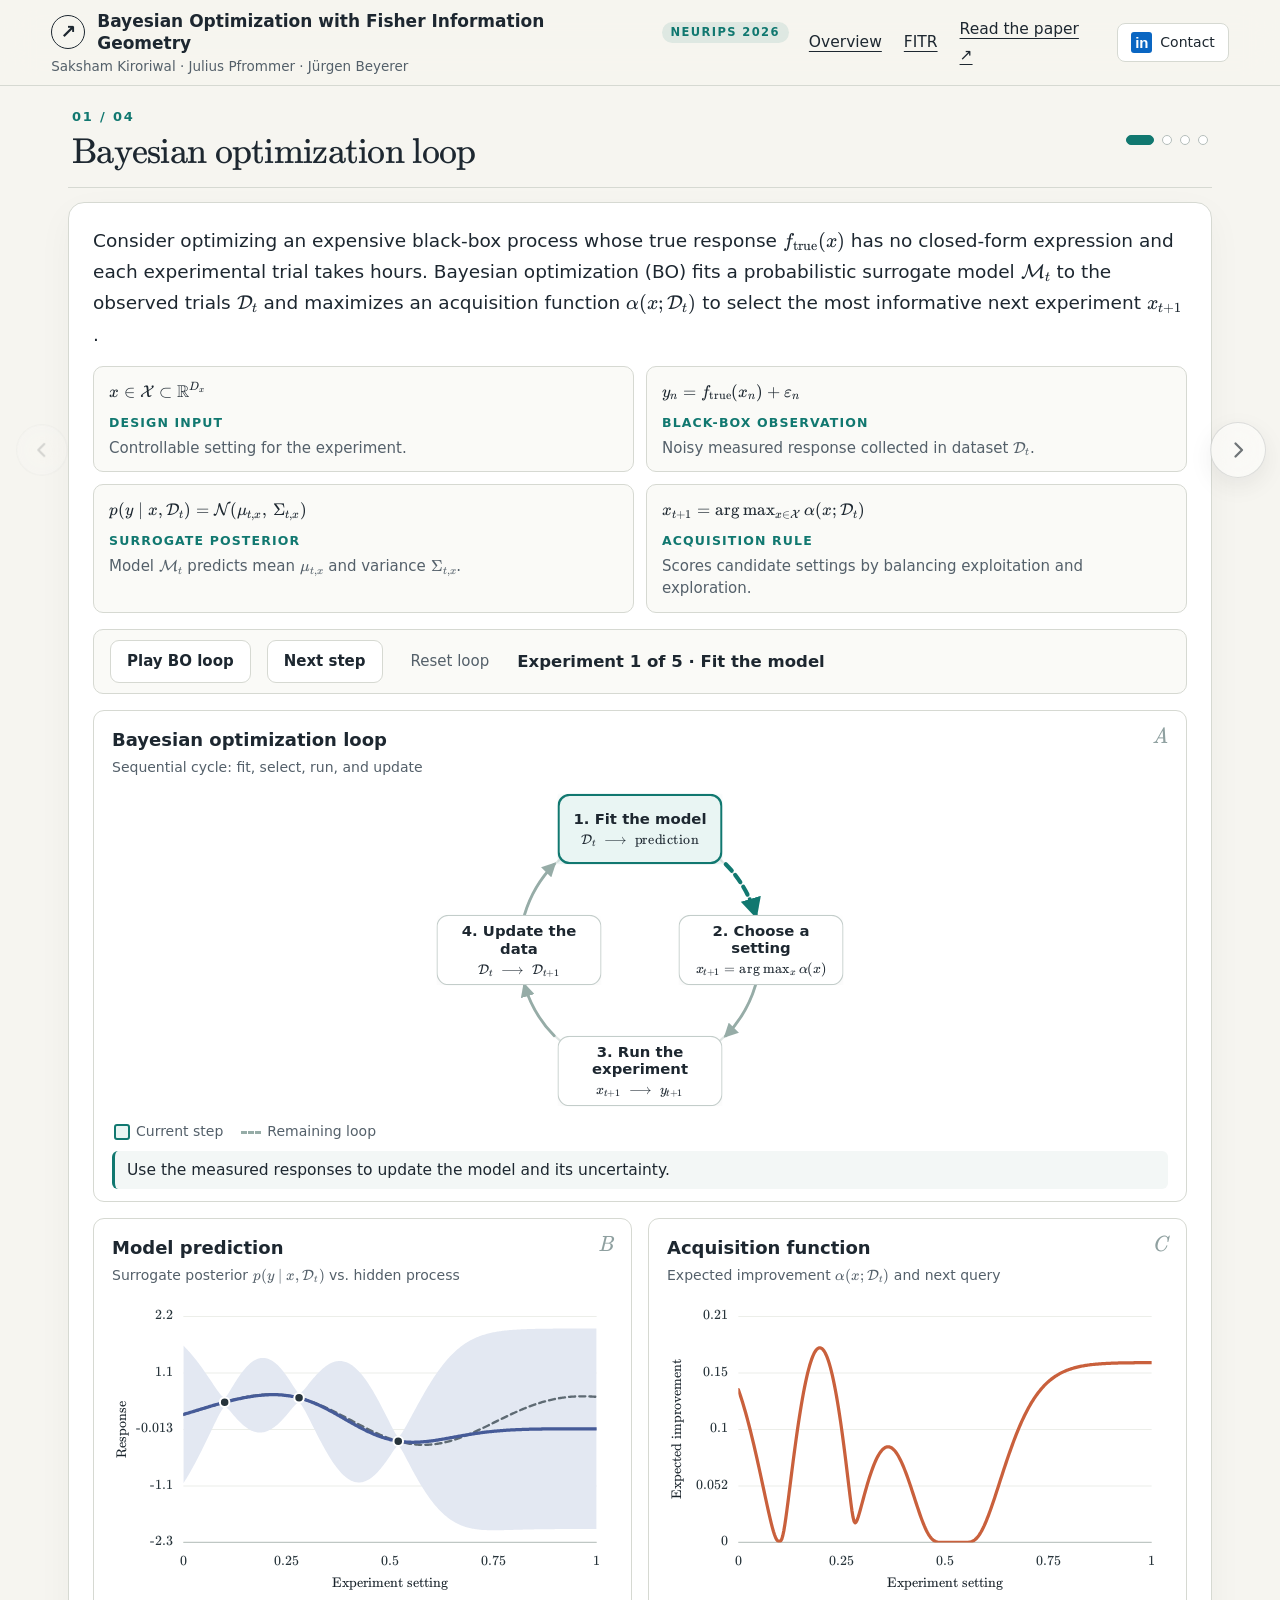
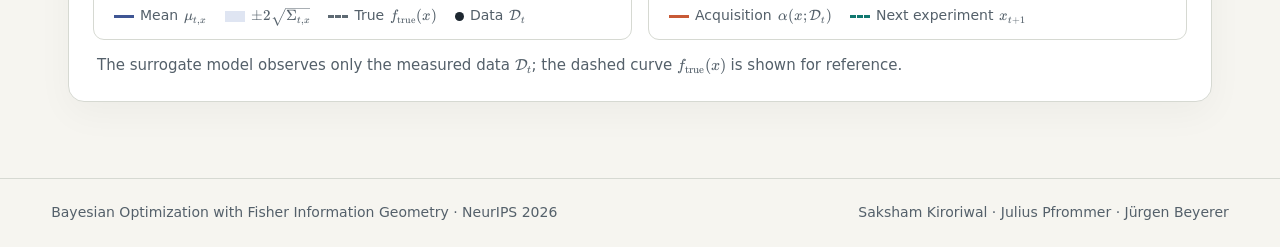
<file: site/index.html>
<!doctype html>
<html lang="en">
<head>
  <meta charset="utf-8">
  <meta name="viewport" content="width=device-width, initial-scale=1">
  <meta name="description" content="Interactive introduction to Bayesian optimization, pullback Fisher geometry, acquisition gradient bounds, and FITR trust regions.">
  <title>Information Geometry of Bayesian Optimization</title>
  <link rel="stylesheet" href="katex/katex.min.css">
  <link rel="stylesheet" href="styles.css?v=20261102-contact">
  <script defer src="katex/katex.min.js"></script>
  <script defer src="model.js?v=20261102-contact"></script>
  <script defer src="notation.js?v=20261102-contact"></script>
  <script defer src="content.js?v=20261102-contact"></script>
  <script defer src="transitions.js?v=20261102-contact"></script>
  <script defer src="results.js?v=20261102-contact"></script>
  <script defer src="shared.js?v=20261102-contact"></script>
  <script defer src="app.js?v=20261102-contact"></script>
</head>
<body data-experience="overview">
  <header class="site-header">
    <div class="header-brand-block">
      <a class="wordmark" href="#" aria-label="Return to page 1"><span class="brand-symbol" aria-hidden="true">↗</span> Bayesian Optimization with Fisher Information Geometry <span class="edition">NeurIPS 2026</span></a>
      <p class="header-credit">Saksham Kiroriwal · Julius Pfrommer · Jürgen Beyerer</p>
    </div>
    <nav aria-label="Page actions"><a href="index.html">Overview</a><a href="fitr/index.html">FITR</a>
      <a href="https://arxiv.org/pdf/2609.31107" target="_blank" rel="noopener">Read the paper <span aria-hidden="true">↗</span></a>
      <a class="linkedin-contact" href="https://www.linkedin.com/in/saksham4k/" target="_blank" rel="noopener noreferrer" aria-label="Contact Saksham Kiroriwal on LinkedIn"><span class="linkedin-mark" aria-hidden="true">in</span>Contact</a>
    </nav>
  </header>

  <main>
    <section class="explorer immersive-stage" aria-label="Interactive explorer">
      <header class="stage-header">
        <div class="stage-header-main">
          <p class="stage-kicker" id="stage-kicker">01 / 04</p>
          <h2 class="stage-title" id="stage-title">Bayesian optimization loop</h2>
        </div>
        <nav class="page-dots" id="page-dots" aria-label="Pages"></nav>

      </header>

      <div class="stage-workspace" id="stage-workspace">
        <div id="stage-page0" class="page-stage">
          <p class="page0-lead" id="page0-lead"></p>
          <ul class="symbol-badges" id="page0-badges" aria-label="Essential notation"></ul>
          <div class="bo-loop-toolbar">
            <button type="button" id="bo-play" class="outline-button">Play BO loop</button>
            <button type="button" id="bo-step" class="outline-button">Next step</button>
            <button type="button" id="bo-reset" class="text-button">Reset loop</button>
            <span id="bo-loop-status" class="bo-loop-status" aria-live="polite"></span>
          </div>
          <div class="page0-layout bo-visual-grid">
            <figure class="bo-cycle-card plot-card" id="bo-cycle-card">
              <figcaption><span><b>Bayesian optimization loop</b><small>Sequential cycle: fit, select, run, and update</small></span><span class="figure-number">A</span></figcaption>
              <svg id="bo-cycle-svg" viewBox="0 0 500 300" role="img" aria-label="Circular Bayesian optimization loop"></svg>
              <div class="legend"><span class="active-step-key">Current step</span><span class="loop-edge-key">Remaining loop</span></div>
              <p id="bo-phase-description" class="bo-phase-description"></p>
            </figure>
            <div class="page0-plots">
              <figure class="plot-card" id="bo-surrogate-card">
                <figcaption><span id="bo-surrogate-caption"><b>Model prediction</b><small>Surrogate posterior <span class="tex-inline" data-tex="\probability(\obsouts\mid\inpvars,\observeddata_{\boiteration})">p(y|x,D_t)</span> vs. hidden process</small></span><span class="figure-number">B</span></figcaption>
                <svg id="bo-surrogate-plot" viewBox="0 0 500 300" role="img" aria-label="Surrogate GP posterior, hidden response, and observed points"></svg>
                <div class="legend">
                  <span class="mean-key">Mean <span class="tex-inline" data-tex="\distmean_{\boiteration,\inpvars}">μ_{t,x}</span></span>
                  <span class="band-key"><span class="tex-inline" data-tex="\pm 2\sqrt{\distcov_{\boiteration,\inpvars}}">±2√Σ_{t,x}</span></span>
                  <span class="true-key">True <span class="tex-inline" data-tex="\processfunction_{\mathrm{true}}(\inpvars)">f_true(x)</span></span>
                  <span class="point-key">Data <span class="tex-inline" data-tex="\observeddata_{\boiteration}">D_t</span></span>
                </div>
              </figure>
              <figure class="plot-card" id="bo-acquisition-card">
                <figcaption><span id="bo-acquisition-caption"><b>Acquisition function</b><small>Expected improvement <span class="tex-inline" data-tex="\acqf(\inpvars;\observeddata_{\boiteration})">α(x;D_t)</span> and next query</small></span><span class="figure-number">C</span></figcaption>
                <svg id="bo-acquisition-plot" viewBox="0 0 500 300" role="img" aria-label="Acquisition function across the input domain"></svg>
                <div class="legend">
                  <span class="gradient-key">Acquisition <span class="tex-inline" data-tex="\acqf(\inpvars;\observeddata_{\boiteration})">α(x;D_t)</span></span>
                  <span class="candidate-key">Next experiment <span class="tex-inline" data-tex="\inpvars_{\boiteration+1}">x_{t+1}</span></span>
                </div>
              </figure>
            </div>
          </div>
          <p class="demo-note">The surrogate model observes only the measured data <span class="tex-inline" data-tex="\observeddata_{\boiteration}">D_t</span>; the dashed curve <span class="tex-inline" data-tex="\processfunction_{\mathrm{true}}(\inpvars)">f_true(x)</span> is shown for reference.</p>
        </div>

        <section id="stage-explore" class="page-stage explore-choices" hidden aria-label="Choose a paper experience">
          <p class="explore-intro">Explore what this perspective tells us about Bayesian optimization.</p>
          <div class="paper-choice-grid">
            <a class="paper-choice fitr-choice" href="fitr/index.html"><span class="eyebrow">NeurIPS 2026</span><h3>FITR</h3><p>Predictive geometry, acquisition-gradient bounds, and Fisher-information trust regions.</p><span class="choice-action">Explore FITR &rarr;</span></a>
            <div class="paper-choice boing-choice unavailable" aria-disabled="true"><span class="eyebrow">Coming soon</span><h3>Further ideas</h3><p>Further insights and ideas to be developed here</p></div>
          </div>
        </section>
        <div id="stage-deep-dive" class="page-stage" hidden>
          <section id="posterior-bridge" class="posterior-bridge" aria-label="From inputs to predictive distributions">
            <div><p class="eyebrow">Central Idea</p><p>The surrogate is a map from input space <span class="tex-inline" data-tex="\inpvarsset">X</span> to the statistical manifold <span class="tex-inline" data-tex="\manifold">S</span>, and the acquisition function is defined on this manifold.</p><p class="eyebrow">Central Question</p><h3>Can we use this change in perspective to understand the behaviour of Bayesian optimization and also improve it?</h3><p class="plot-footnote">The drawing is schematic; distances on the drawn surface are not Fisher-Rao distances.</p></div>
            <div><svg id="posterior-bridge-svg" viewBox="0 0 640 340" role="img" aria-label="An animated input maps to a Gaussian predictive distribution through the surrogate model"></svg><button id="bridge-motion" class="text-button" aria-pressed="false">Pause animation</button></div>
          </section>
          <div class="unified-control-bar">
            <label class="position-control" for="input-position"><span id="label-selected-input">Selected input <span class="tex-inline" data-tex="\inpvars">x</span></span> <output id="input-value" for="input-position">0.380</output>
              <input id="input-position" type="range" min="0" max="1" step="0.002" value="0.38">
            </label>
            <button id="play" class="outline-button" aria-pressed="false">Play scan</button>
            <button id="reset" class="text-button">Reset</button>
            <label>Acquisition <span class="tex-inline" data-tex="\acqf">α</span>
              <select id="acquisition">
                <option value="EI">Expected improvement (EI)</option>
                <option value="UCB">Upper confidence bound (UCB)</option>
                <option value="PI">Probability of improvement (PI)</option>
              </select>
            </label>
            <label for="lengthscale"><span id="label-lengthscale">SE lengthscale <span class="tex-inline" data-tex="\lengthscale">λ</span></span> <output id="lengthscale-value" for="lengthscale">0.10</output>
              <input id="lengthscale" type="range" min="0.06" max="0.30" step="0.01" value="0.10">
            </label>
          </div>

          <div class="deep-dive-grid">
            <figure class="plot-card deep-row1" id="prediction-card">
              <figcaption><span id="prediction-caption"><b>Model Prediction</b><small>Predictive mean <span class="tex-inline" data-tex="\distmean_{\boiteration,\inpvars}">μ_{t,x}</span> and variance <span class="tex-inline" data-tex="\distcov_{\boiteration,\inpvars}">Σ_{t,x}</span></small></span><span class="figure-number">A</span></figcaption>
              <svg id="prediction-plot" viewBox="0 0 500 300" role="img" aria-label="Gaussian-process predictive mean and uncertainty"></svg>
              <div class="legend">
                <span class="mean-key">Predictive mean <span class="tex-inline" data-tex="\distmean_{\boiteration,\inpvars}">μ_{t,x}</span></span>
                <span class="band-key"><span class="tex-inline" data-tex="\pm 2\sqrt{\distcov_{\boiteration,\inpvars}}">±2√Σ_{t,x}</span> band</span>
                <span class="point-key">Observations <span class="tex-inline" data-tex="\observeddata_{\boiteration}">D_t</span></span>
              </div>
            </figure>
            <figure class="plot-card deep-row1" id="acquisition-card">
              <figcaption><span><b>Acquisition Function</b><small id="acquisition-subtitle">Expected improvement and local gradient tangent</small></span><span class="figure-number">B</span></figcaption>
              <svg id="acquisition-plot" viewBox="0 0 500 300" role="img" aria-label="Acquisition value across the input domain"></svg>
              <div class="legend">
                <span class="gradient-key">Acquisition value</span>
                <span class="tangent-key">Local gradient tangent</span>
                <span class="selected-key">Selected input</span>
              </div>
              <div class="plot-footnote">The dashed magenta segment shows the local slope <span class="tex-inline" data-tex="\nabla_{\inpvars}\acqf(\inpvars)">∇_x α(x)</span> at the selected input.</div>
            </figure>

            <div class="ig-view-box" id="ig-view-box">
              <div class="ig-view-header">
                <h3 class="ig-view-title">The Information Geometric View</h3>
                <span class="ig-view-tag" id="ig-view-tag">Posterior map <span class="tex-inline" data-tex="\manifoldmap_{\boiteration} : \inpvarsset \to \manifold">φ_t : X → S</span> into the statistical manifold</span>
              </div>
              <div class="ig-inner-grid" id="ig-inner-grid">
                <div class="ig-text-block" id="ig-text-block">
                  <div id="ig-prose-takeaways" class="ig-prose"></div>
                  <div id="ig-prose-math" class="ig-prose mathematics-prose" hidden></div>
                </div>
                <figure class="plot-card ig-panel" id="map-card">
                  <figcaption><span id="map-caption"><b>Manifold View</b><small>Induced manifold on the input space by the model</small></span><span class="figure-number">C</span></figcaption>
                  <svg id="map-plot" viewBox="0 0 500 300" role="img" aria-label="Posterior map into mean and variance"></svg>
                  <div class="legend">
                    <span class="map-curve-key">Posterior-map trajectory</span>
                    <span class="map-point-key">Selected input</span>
                  </div>
                  <div class="plot-footnote" id="map-readout">One input traces a curve in the mean–variance coordinate chart.</div>
                </figure>
                <figure class="plot-card ig-panel" id="bound-card">
                  <figcaption><span id="bound-caption"><b>Acquisition function gradient upper bound</b><small>Proposition 4.2 in the paper</small></span><span class="figure-number">D</span></figcaption>
                  <svg id="bound-plot" viewBox="0 0 600 300" role="img" aria-label="Acquisition-gradient norm and upper bound"></svg>
                  <div class="legend">
                    <span class="acqf-gradient-key">Acqf Gradient</span>
                    <button type="button" id="toggle-bound" class="legend-toggle bound-key" aria-pressed="true" title="Toggle upper bound">Upper Bound</button>
                    <button type="button" id="toggle-trace" class="legend-toggle trace-key" aria-pressed="true" title="Toggle trace of pullback tensor">Trace of pullback tensor</button>
                  </div>
                  <p class="plot-footnote">As shown in Proposition 4.2 of the paper, we prove an upper bound for the gradient of the acquisition function. This bound helps in distinguishing the effect of acquisition function choice and model choice on the Bayesian optimization.</p>
                  <p class="plot-footnote bound-scale-note"><sup>*</sup> The pullback trace uses the right axis. A trace that appears to be zero can still be numerically nonzero because a few large spikes set that scale. With finite acquisition sensitivity, a truly zero trace always gives a zero upper bound.</p>
                </figure>
              </div>
            </div>
            <aside id="page3-optimizer-note" class="page3-optimizer-note" hidden>For commonly used acquisition functions with the Gaussian process model, the trace of the pullback tensor (Fisher information matrix) can help in knowing if the optimizer is able to optimize the acquisition function or not. In the unobserved spaces, we observe vanishing acquisition function gradient behaviour. This is also illustrated on the next page.</aside>
          </div>

          <article class="proof-scroll" id="page3-proof-box" hidden aria-label="Notation and proof">
            <div class="proof-paper-header">
              <span class="eyebrow">Section 4.1 &amp; Appendix D.2–D.4</span>
              <h3>Notation, Acquisition Gradient Bound, and Complete Proof</h3>
            </div>
            <h4>1. Notation &amp; Mathematical Building Blocks</h4>
            <div id="proof-notation-grid" class="proof-two-col"></div>

            <h4>2. Surrogate Regularity (Assumption 4.1) &amp; Acquisition Gradient Bound (Proposition 4.2)</h4>
            <p id="proof-assumption-text"></p>
            <div id="proof-representation" class="equation-block"></div>
            <div id="proof-prop" class="equation-block"></div>
            <div id="proof-sens-eq" class="equation-block"></div>

            <h4>3. Complete Proof of Proposition 4.2 (Appendix D.2)</h4>
            <div class="proof-steps-prose">
              <section class="proof-step-card"><h5>Step 1 — Chain rule and interchange of differentiation and expectation</h5><div id="proof-step1-eq" class="equation-block"></div><p id="proof-step1-text"></p></section>
              <section class="proof-step-card"><h5>Step 2 — Fisher metric insertion</h5><div id="proof-step2-eq" class="equation-block"></div><p id="proof-step2-text"></p></section>
              <section class="proof-step-card"><h5>Step 3 — Cauchy–Schwarz inequality</h5><div id="proof-step3-eq" class="equation-block"></div><p id="proof-step3-text"></p></section>
              <section class="proof-step-card"><h5>Step 4 — Jensen’s inequality</h5><div id="proof-step4-eq" class="equation-block"></div><p id="proof-step4-text"></p></section>
            </div>

            <h4>4. Univariate Gaussian Predictive Corollary (Appendix D.3–D.4)</h4>
            <div id="proof-corollary" class="equation-block"></div>
            <div id="proof-gaussian-sens" class="equation-block"></div>
            <p id="proof-corollary-text"></p>

            <h4>5. Written Interpretation from the Paper (Section 4.1)</h4>
            <div id="proof-interpretation" class="ig-prose"></div>
          </article>
        </div>

        <div id="stage-advanced" class="page-stage" hidden>
          <p class="advanced-lead" id="advanced-lead"></p>
          <div id="advanced-equation-banner" class="equation-block advanced-eq"></div>
          <div id="advanced-citations" class="citation-strip" hidden></div>
          <div id="scene-controls-advanced" class="scene-controls">
            <div id="controls-geometry" class="control-group" hidden>
              <label>Dimension <span class="tex-inline" data-tex="\dims{\inpvars}">D_x</span>
                <select id="lens-dx">
                  <option value="2">2</option><option value="8">8</option><option value="16">16</option>
                  <option value="32">32</option><option value="64" selected>64</option>
                  <option value="128">128</option><option value="256">256</option>
                </select>
              </label>
              <div hidden><input id="lens-active" value="20"><output id="lens-active-value">20</output><input id="lens-radius" value="0.25"><output id="lens-radius-value">0.25</output><input id="lens-lengthscale" value="0.35"><output id="lens-lengthscale-value">0.35</output></div>
              <div hidden aria-hidden="true">
                <input id="x1" type="hidden" value="0.45"><output id="x1-value">0.45</output>
                <input id="x2" type="hidden" value="0.55"><output id="x2-value">0.55</output>
                <input id="lambda1" type="hidden" value="0.18"><output id="lambda1-value">0.18</output>
                <input id="lambda2" type="hidden" value="0.30"><output id="lambda2-value">0.30</output>
              </div>
            </div>
            <div id="controls-rayleigh" class="control-group" hidden>
              <label>Test angle <span class="tex-inline" data-tex="\psi">ψ</span> <output id="psi-value">0°</output><input id="psi" type="range" min="0" max="360" step="1" value="0"></label>
              <button type="button" id="snap-acquisition" class="outline-button compact">Snap to <span class="tex-inline" data-tex="\mathbf{u}">u</span></button>
              <button type="button" id="snap-eigen" class="outline-button compact">Snap to <span class="tex-inline" data-tex="\nu_{\max}">ν_max</span></button>
            </div>
            <div id="controls-stationary" class="control-group preset-row" hidden>
              <button type="button" id="preset-flat" class="outline-button compact" data-preset="flat">Case 1: Prior collapse</button>
              <button type="button" id="preset-parallel" class="outline-button compact" data-preset="singular">Case 2: Collinear, same direction (<span class="tex-inline" data-tex="\cos\theta = +1">cos θ = +1</span>)</button>
              <button type="button" id="preset-antiparallel" class="outline-button compact" data-preset="cancellation">Case 3: Collinear, opposite directions (<span class="tex-inline" data-tex="\cos\theta = -1">cos θ = −1</span>)</button>
              <button type="button" id="preset-free" class="outline-button compact" data-preset="free">Free 2D point</button>
            </div>
            <div id="controls-highdim" class="control-group" hidden>
              <label>Dimension <span class="tex-inline" data-tex="D_x">D_x</span>
                <select id="highdim-dx">
                  <option value="2">2</option><option value="8">8</option><option value="16">16</option>
                  <option value="32" selected>32</option><option value="64">64</option><option value="128">128</option><option value="256">256</option>
                </select>
              </label>
              <label>Scaling <span class="tex-inline" data-tex="\lengthscale = c\,\dims{\inpvars}^p">\ell = c D_x^p</span>
                <select id="highdim-p">
                  <option value="0">p = 0 (fixed)</option>
                  <option value="0.5" selected>p = 0.5 (critical √D_x)</option>
                  <option value="1">p = 1 (over-scaled)</option>
                </select>
              </label>
            </div>
            <div id="controls-fitr" class="control-group" hidden>
              <div hidden><input id="fitr-x1" value="0.50"><output id="fitr-x1-value">0.50</output><input id="fitr-x2" value="0.50"><output id="fitr-x2-value">0.50</output></div>
              <button type="button" id="fitr-animation" class="outline-button" aria-pressed="false">Start animation</button><span id="fitr-current-center"></span>
              <label>Surrogate
                <select id="fitr-kernel"><option value="SE">ARD SE GP</option><option value="IBNN">IBNN GP (depth 3)</option></select>
              </label>
              <label>Trust length <span class="tex-inline" data-tex="\kappa_t">κ_t</span> <output id="fitr-kappa-value">0.28</output><input id="fitr-kappa" type="range" min="0.12" max="0.55" step="0.01" value="0.28"></label>
            </div>
          </div>
          <section id="page5-theory-block" class="page5-theory-block" hidden aria-label="Companion-matrix derivation">
            <p>As mentioned in <a href="https://arxiv.org/pdf/2609.31107" target="_blank" rel="noopener">Section 4.1 of the paper</a> and on Page 3 of this project page, the acquisition-function gradient can be represented as <span class="math-inline">Aᵀu</span>.</p>
            <div id="page5-factorization-equation" class="equation-block"></div>
            <p>For a scalar Gaussian predictive posterior, the two rows of <span class="math-inline">A</span> are the Fisher-scaled input gradients of the predictive mean and variance. The vector <span class="math-inline">u</span> contains the corresponding acquisition derivatives.</p>
            <div id="page5-factors-equation" class="equation-block"></div>
            <p>Define the real symmetric positive-semidefinite companion matrix <span class="math-inline">M = AAᵀ</span>; in particular, it is Hermitian. It is only 2 × 2 and shares the same nonzero eigenvalues as the pullback tensor <span class="math-inline">G = AᵀA</span>. Rayleigh's quotient therefore gives the spectral acquisition-gradient bound using the eigenvalues of either <span class="math-inline">M</span> or the nonzero spectrum of <span class="math-inline">G</span>.</p>
            <div id="page5-spectral-equation" class="equation-block"></div>
            <p>At an interior stationary point, <span class="math-inline">∇α = 0</span>. On the branch where <span class="math-inline">u ≠ 0</span> and the predictive gradients are nonzero, this forces the smallest eigenvalue to vanish and <span class="math-inline">M</span> to have rank one. Its two rows are collinear; for EI and UCB their positive acquisition derivatives require the mean and variance gradients to point in opposite directions.</p>
            <div id="page5-stationary-equation" class="equation-block"></div>
          </section>
          <section id="page5-stationary-layout" class="page5-stationary-layout" hidden aria-label="Stationary-point geometry">
            <p class="interaction-callout">Click plot D to inspect the gradient directions at any location. To inspect a stationary point, select one of the labelled points in plot D or a button in the stationary-points box below.</p>
            <div class="stationary-map-grid">
              <figure class="plot-card">
                <figcaption><span><b>True function</b></span><span class="figure-number">A</span></figcaption>
                <svg id="stationary-true-plot" viewBox="0 0 500 300" role="img" aria-label="True two-dimensional objective"></svg>
                <div class="legend"><span class="true-field-key">True objective</span><span class="point-key">Observations</span><span class="stationary-selected-key">Selected point</span></div>
              </figure>
              <figure class="plot-card">
                <figcaption><span><b>GP predictive mean</b></span><span class="figure-number">B</span></figcaption>
                <svg id="stationary-mean-plot" viewBox="0 0 500 300" role="img" aria-label="GP predictive mean field"></svg>
                <div class="legend"><span class="mean-field-key">Predictive mean</span><span class="point-key">Observations</span><span class="stationary-selected-key">Selected point</span></div>
              </figure>
              <figure class="plot-card">
                <figcaption><span><b>GP predictive variance</b></span><span class="figure-number">C</span></figcaption>
                <svg id="stationary-variance-plot" viewBox="0 0 500 300" role="img" aria-label="GP predictive variance field"></svg>
                <div class="legend"><span class="variance-field-key">Predictive variance</span><span class="point-key">Observations</span><span class="stationary-selected-key">Selected point</span></div>
              </figure>
              <figure class="plot-card">
                <figcaption><span><b>Expected improvement</b></span><span class="figure-number">D</span></figcaption>
                <svg id="stationary-acquisition-plot" class="selectable-2d" viewBox="0 0 500 300" role="img" aria-label="Expected improvement with stationary points"></svg>
                <div class="legend"><span class="acquisition-field-key">Expected improvement</span><span class="maximum-point-key">Maximum</span><span class="minimum-point-key">Minimum</span><span class="saddle-point-key">Saddle</span><span class="stationary-selected-key">Selected point</span></div>
              </figure>
            </div>
            <div id="stationary-selector" class="stationary-selector" aria-label="Select a stationary point"></div>
            <div class="stationary-explanation-grid">
              <figure class="plot-card">
                <figcaption><span><b>Mean and variance gradient directions</b></span><span class="figure-number">E</span></figcaption>
                <svg id="stationary-vector-plot" viewBox="0 0 500 300" role="img" aria-label="Collinear predictive gradients pointing in opposite directions at a stationary point"></svg>
                <div class="legend"><span class="mean-gradient-key">Mean gradient</span><span class="variance-gradient-key">Variance gradient</span><span class="acqf-gradient-key">Acqf gradient</span></div>
                <div id="stationary-vector-foot" class="plot-footnote"></div>
              </figure>
              <figure class="plot-card">
                <figcaption><span><b>What the companion ellipse reveals</b><small>Companion image at the selected EI location</small></span><span class="figure-number">F</span></figcaption>
                <svg id="stationary-companion-plot" viewBox="0 0 500 300" role="img" aria-label="Companion ellipse collapsing at a stationary point"></svg>
                <div class="legend"><span class="generic-ellipse-key">Companion image</span><span class="stationary-ellipse-key">Smallest-eigenvalue direction</span><span class="acquisition-vector-key">Acquisition vector u</span></div>
                <div id="stationary-companion-foot" class="plot-footnote"></div>
              </figure>
            </div>
            <div class="stationary-conclusion"><b>So what?</b> For the nonzero-gradient branch of an interior stationary point, the mean and variance gradients are collinear and point in opposite directions. Then <span class="math-inline">A</span> and <span class="math-inline">M = AAᵀ</span> become rank one, the companion ellipse collapses to a line, and the acquisition vector lies in the null direction. Points where both predictive gradients vanish form a separate branch.</div>
          </section>
          <div class="plot-grid" id="advanced-plot-grid">
            <figure class="plot-card" id="advanced-card-a">
              <figcaption><span><b id="advanced-title-a">Panel A</b><small id="advanced-subtitle-a"></small></span><span class="figure-number">A</span></figcaption>
              <svg id="advanced-plot-a" class="advanced-plot selectable-2d" viewBox="0 0 500 300" role="img"></svg>
              <div class="legend dynamic-legend" id="advanced-legend-a"></div>
              <div class="plot-footnote" id="advanced-foot-a"></div>
            </figure>
            <figure class="plot-card" id="advanced-card-b">
              <figcaption><span><b id="advanced-title-b">Panel B</b><small id="advanced-subtitle-b"></small></span><span class="figure-number">B</span></figcaption>
              <svg id="advanced-plot-b" class="advanced-plot selectable-2d" viewBox="0 0 500 300" role="img"></svg>
              <div class="legend dynamic-legend" id="advanced-legend-b"></div>
              <div class="plot-footnote" id="advanced-foot-b"></div>
            </figure>
            <figure class="plot-card" id="advanced-card-c">
              <figcaption><span><b id="advanced-title-c">Panel C</b><small id="advanced-subtitle-c"></small></span><span class="figure-number">C</span></figcaption>
              <svg id="advanced-plot-c" class="advanced-plot selectable-2d" viewBox="0 0 500 300" role="img"></svg>
              <div class="legend dynamic-legend" id="advanced-legend-c"></div>
              <div class="plot-footnote" id="advanced-foot-c"></div>
            </figure>
            <figure class="plot-card" id="advanced-card-d">
              <figcaption><span><b id="advanced-title-d">Panel D</b><small id="advanced-subtitle-d"></small></span><span class="figure-number">D</span></figcaption>
              <svg id="advanced-plot-d" class="advanced-plot" viewBox="0 0 500 300" role="img"></svg>
              <div class="legend dynamic-legend" id="advanced-legend-d"></div>
              <div class="plot-footnote" id="advanced-foot-d"></div>
            </figure><aside id="fitr-explanation" class="fitr-explanation" hidden><h3>From the bound to a search region</h3><p>The pullback Fisher tensor describes how the predictive distribution changes locally. FITR uses its diagonal to set the relative widths of an axis-aligned trust region.</p><p>Regularization limits stretching in insensitive directions. Volume normalization separates the region's shape from its overall size.</p><div id="fitr-math" class="equation" hidden></div><h3>Beyond lengthscale-based models</h3><p>The weights require predictive derivatives, not kernel lengthscales. The construction also applies to other differentiable probabilistic surrogates with a valid Fisher metric.</p><p class="plot-footnote">Try the IBNN kernel and move the center. It has no coordinate lengthscale parameters; FITR still computes its shape from the predictive derivatives.</p></aside>
          </div>
          <details id="trace-demo-details" class="trace-demo-details" hidden><summary>What is computed in these two plots?</summary><p>Both plots use the exact pullback trace of an SE GP with one observation at the center of the unit cube, observed output 1, signal variance 1, and observation-noise variance 0.1. Each point averages 64 deterministic queries. Global queries are uniform in the cube. Local queries perturb min(20, D) distinct coordinates by at most 0.25 around the observation. This fixed-size local sampling illustrates RAASP; it does not reproduce every RAASP implementation.</p><p>The second plot uses the same global queries under four lengthscale rules: fixed scaling with p = 0, a representative subcritical rule p = 0.25, the critical rule p = 0.5, and a representative supercritical rule p = 0.75, with lengthscale 0.35 times D to the power p. The lengthscales are set directly, not learned from a prior. Values below 10 to the power of -7 are shown at the bottom of the log-scale plots. These are controlled illustrations, not BO performance comparisons or universal finite-dimensional orderings.</p></details>
          <section id="fitr-results" class="fitr-results" hidden><h3>Results from the paper</h3><p>GP with an SE kernel. Final best observed value, mean &plusmn; standard error; lower is better. Positive percentage improvement favors FITR-REI.</p><div class="fitr-table-scroll"><table><thead><tr><th>Problem</th><th>TuRBO-REI</th><th>FITR-REI</th><th>Improvement (%)</th></tr></thead><tbody><tr class="fitr-better"><td>Hopper (33D)</td><td>-1312.41 &plusmn; 231.02</td><td>-1536.81 &plusmn; 242.86</td><td>+17.10</td></tr><tr class="fitr-better"><td>HPA102-1 (32D)</td><td>219.01 &plusmn; 0.82</td><td>218.99 &plusmn; 0.60</td><td>+0.01</td></tr><tr><td>LassoDNA (180D)</td><td>0.29195 &plusmn; 0.00093</td><td>0.29263 &plusmn; 0.00066</td><td>-0.24</td></tr><tr class="fitr-better"><td>Lunarlander (12D)</td><td>-283.66 &plusmn; 9.69</td><td>-293.36 &plusmn; 23.62</td><td>+3.42</td></tr><tr class="fitr-better"><td>MOPTA08 (124D)</td><td>216.40 &plusmn; 0.46</td><td>215.70 &plusmn; 0.27</td><td>+0.32</td></tr><tr class="fitr-better"><td>RobotPushing (14D)</td><td>-5.43 &plusmn; 0.40</td><td>-6.45 &plusmn; 0.54</td><td>+18.79</td></tr><tr class="fitr-better"><td>Rover (60D)</td><td>-2.63 &plusmn; 0.55</td><td>-3.58 &plusmn; 0.19</td><td>+36.18</td></tr><tr><td>SVM (388D)</td><td>0.05336 &plusmn; 0.00306</td><td>0.05780 &plusmn; 0.00613</td><td>-8.32</td></tr><tr><td>Swimming (16D)</td><td>-358.25 &plusmn; 1.80</td><td>-340.55 &plusmn; 17.87</td><td>-4.94</td></tr></tbody></table></div><p>FITR has a lower mean on six of nine tasks. The gains are task-dependent. On the tested subset, the full-tensor variant did not outperform diagonal FITR.</p><p class="plot-footnote">Source: Table 2 and the Results section. Percentages describe relative objective changes, not regret reduction or statistical significance.</p><a href="https://arxiv.org/pdf/2609.31107" target="_blank" rel="noopener">Read the paper and experimental details</a></section><p class="interaction-hint" id="interaction-hint"></p>
        </div>
      </div>
      <a id="continue-fitr" class="continue-fitr" href="fitr/index.html" hidden>Explore the NeurIPS paper: bounds, stationary points, and FITR &rarr;</a>
      <p class="stage-source" id="source-reference"></p>
      <a id="back-overview" class="continue-fitr back-overview" href="index.html" hidden>Go back to overview page</a>
    </section>

    <section class="reading-notes" hidden aria-label="Interpretation and model details">
      <div class="closing-note"><div class="eyebrow">The takeaway</div><h2>Two factors govern the acquisition gradient.</h2><p>The posterior map determines how the predictive distribution changes with the input. The acquisition function determines how its expected utility responds to that predictive change. A small upper bound forces a small gradient; a large upper bound still permits a zero gradient when mean and variance pulls oppose and cancel.</p></div>
      <div class="notes-list">
        <details open><summary>What is this example &amp; numerical setup?</summary>
          <p>Pages 2–3 use five fixed observations, a zero-mean SE Gaussian process (signal variance 1, observation noise variance 0.0025), and latent predictive variance at the query point. Page 1 illustrates an iterative BO loop starting from three observations. Page 4 uses a controlled one-observation GP to compare trace decay. Pages 5–7 use the existing 2D geometry examples and trust-region comparison.</p>
        </details>
        <details><summary>Where does the geometry enter?</summary>
          <p>The mean–variance plane is a coordinate chart for the scalar Gaussian predictive manifold. The Fisher–Rao metric measures local distributional change on that manifold, and its pullback through the posterior map measures input-space sensitivity.</p>
        </details>
      </div>
    </section>



    <footer><span>Bayesian Optimization with Fisher Information Geometry · NeurIPS 2026</span><span>Saksham Kiroriwal · Julius Pfrommer · Jürgen Beyerer</span></footer>
  </main>

  <button type="button" id="prev-page" class="edge-nav edge-nav-prev" aria-label="Previous page">
    <svg viewBox="0 0 24 24" width="24" height="24" aria-hidden="true"><path d="M14.5 5.5L8 12l6.5 6.5" fill="none" stroke="currentColor" stroke-width="2.3" stroke-linecap="round" stroke-linejoin="round"/></svg>
  </button>
  <button type="button" id="next-page" class="edge-nav edge-nav-next" aria-label="Next page">
    <svg viewBox="0 0 24 24" width="24" height="24" aria-hidden="true"><path d="M9.5 5.5L16 12l-6.5 6.5" fill="none" stroke="currentColor" stroke-width="2.3" stroke-linecap="round" stroke-linejoin="round"/></svg>
  </button>
  <button type="button" id="previous" hidden tabindex="-1" aria-hidden="true">←</button>
  <button type="button" id="next" hidden tabindex="-1" aria-hidden="true">→</button>
  <span id="step-count" hidden aria-hidden="true">01 / 04</span>

  <noscript><p class="no-script">Enable JavaScript to explore the computed example.</p></noscript>
</body>
</html>
</file>
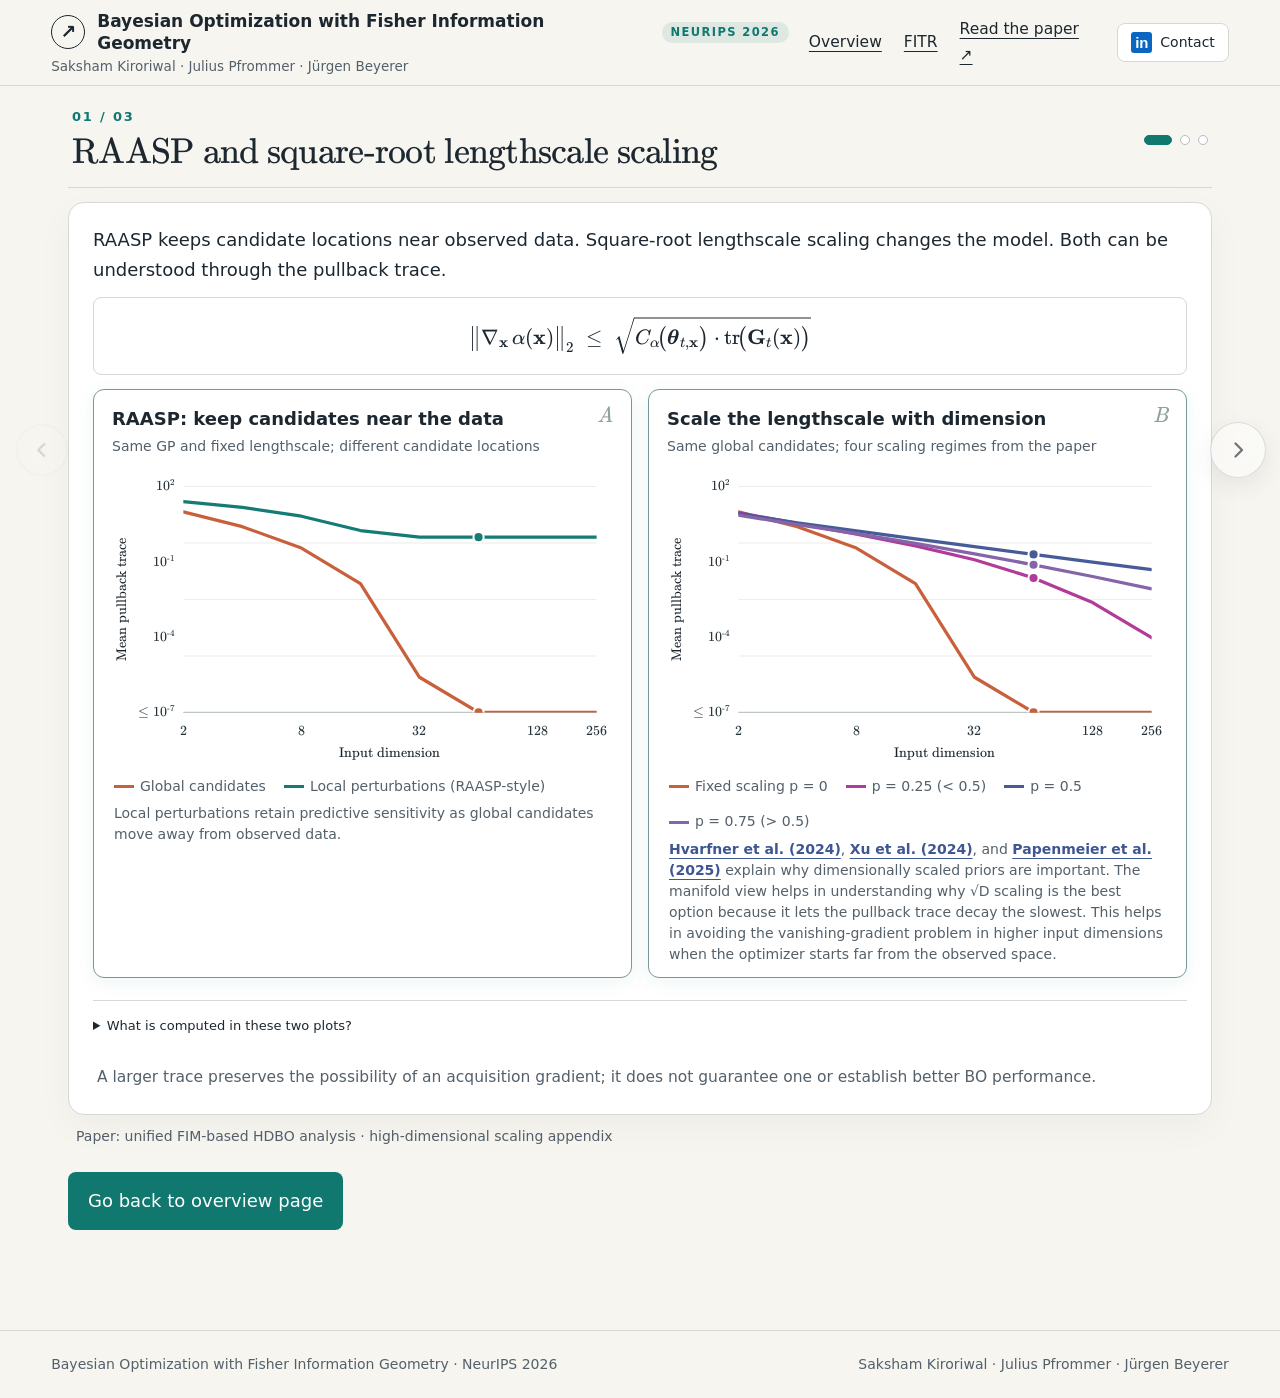
<file: site/fitr/index.html>
<!doctype html>
<html lang="en">
<head>
  <base href="../">
  <meta charset="utf-8">
  <meta name="viewport" content="width=device-width, initial-scale=1">
  <meta name="description" content="Interactive introduction to Bayesian optimization, pullback Fisher geometry, acquisition gradient bounds, and FITR trust regions.">
  <title>Information Geometry of Bayesian Optimization</title>
  <link rel="stylesheet" href="katex/katex.min.css">
  <link rel="stylesheet" href="styles.css?v=20261102-contact">
  <script defer src="katex/katex.min.js"></script>
  <script defer src="model.js?v=20261102-contact"></script>
  <script defer src="notation.js?v=20261102-contact"></script>
  <script defer src="content.js?v=20261102-contact"></script>
  <script defer src="transitions.js?v=20261102-contact"></script>
  <script defer src="results.js?v=20261102-contact"></script>
  <script defer src="shared.js?v=20261102-contact"></script>
  <script defer src="app.js?v=20261102-contact"></script>
</head>
<body data-experience="fitr">
  <header class="site-header">
    <div class="header-brand-block">
      <a class="wordmark" href="#" aria-label="Return to page 1"><span class="brand-symbol" aria-hidden="true">↗</span> Bayesian Optimization with Fisher Information Geometry <span class="edition">NeurIPS 2026</span></a>
      <p class="header-credit">Saksham Kiroriwal · Julius Pfrommer · Jürgen Beyerer</p>
    </div>
    <nav aria-label="Page actions"><a href="index.html">Overview</a><a href="fitr/index.html">FITR</a>
      <a href="https://arxiv.org/pdf/2609.31107" target="_blank" rel="noopener">Read the paper <span aria-hidden="true">↗</span></a>
      <a class="linkedin-contact" href="https://www.linkedin.com/in/saksham4k/" target="_blank" rel="noopener noreferrer" aria-label="Contact Saksham Kiroriwal on LinkedIn"><span class="linkedin-mark" aria-hidden="true">in</span>Contact</a>
    </nav>
  </header>

  <main>
    <section class="explorer immersive-stage" aria-label="Interactive explorer">
      <header class="stage-header">
        <div class="stage-header-main">
          <p class="stage-kicker" id="stage-kicker">01 / 04</p>
          <h2 class="stage-title" id="stage-title">Bayesian optimization loop</h2>
        </div>
        <nav class="page-dots" id="page-dots" aria-label="Pages"></nav>

      </header>

      <div class="stage-workspace" id="stage-workspace">
        <div id="stage-page0" class="page-stage">
          <p class="page0-lead" id="page0-lead"></p>
          <ul class="symbol-badges" id="page0-badges" aria-label="Essential notation"></ul>
          <div class="bo-loop-toolbar">
            <button type="button" id="bo-play" class="outline-button">Play BO loop</button>
            <button type="button" id="bo-step" class="outline-button">Next step</button>
            <button type="button" id="bo-reset" class="text-button">Reset loop</button>
            <span id="bo-loop-status" class="bo-loop-status" aria-live="polite"></span>
          </div>
          <div class="page0-layout bo-visual-grid">
            <figure class="bo-cycle-card plot-card" id="bo-cycle-card">
              <figcaption><span><b>Bayesian optimization loop</b><small>Sequential cycle: fit, select, run, and update</small></span><span class="figure-number">A</span></figcaption>
              <svg id="bo-cycle-svg" viewBox="0 0 500 300" role="img" aria-label="Circular Bayesian optimization loop"></svg>
              <div class="legend"><span class="active-step-key">Current step</span><span class="loop-edge-key">Remaining loop</span></div>
              <p id="bo-phase-description" class="bo-phase-description"></p>
            </figure>
            <div class="page0-plots">
              <figure class="plot-card" id="bo-surrogate-card">
                <figcaption><span id="bo-surrogate-caption"><b>Model prediction</b><small>Surrogate posterior <span class="tex-inline" data-tex="\probability(\obsouts\mid\inpvars,\observeddata_{\boiteration})">p(y|x,D_t)</span> vs. hidden process</small></span><span class="figure-number">B</span></figcaption>
                <svg id="bo-surrogate-plot" viewBox="0 0 500 300" role="img" aria-label="Surrogate GP posterior, hidden response, and observed points"></svg>
                <div class="legend">
                  <span class="mean-key">Mean <span class="tex-inline" data-tex="\distmean_{\boiteration,\inpvars}">μ_{t,x}</span></span>
                  <span class="band-key"><span class="tex-inline" data-tex="\pm 2\sqrt{\distcov_{\boiteration,\inpvars}}">±2√Σ_{t,x}</span></span>
                  <span class="true-key">True <span class="tex-inline" data-tex="\processfunction_{\mathrm{true}}(\inpvars)">f_true(x)</span></span>
                  <span class="point-key">Data <span class="tex-inline" data-tex="\observeddata_{\boiteration}">D_t</span></span>
                </div>
              </figure>
              <figure class="plot-card" id="bo-acquisition-card">
                <figcaption><span id="bo-acquisition-caption"><b>Acquisition function</b><small>Expected improvement <span class="tex-inline" data-tex="\acqf(\inpvars;\observeddata_{\boiteration})">α(x;D_t)</span> and next query</small></span><span class="figure-number">C</span></figcaption>
                <svg id="bo-acquisition-plot" viewBox="0 0 500 300" role="img" aria-label="Acquisition function across the input domain"></svg>
                <div class="legend">
                  <span class="gradient-key">Acquisition <span class="tex-inline" data-tex="\acqf(\inpvars;\observeddata_{\boiteration})">α(x;D_t)</span></span>
                  <span class="candidate-key">Next experiment <span class="tex-inline" data-tex="\inpvars_{\boiteration+1}">x_{t+1}</span></span>
                </div>
              </figure>
            </div>
          </div>
          <p class="demo-note">The surrogate model observes only the measured data <span class="tex-inline" data-tex="\observeddata_{\boiteration}">D_t</span>; the dashed curve <span class="tex-inline" data-tex="\processfunction_{\mathrm{true}}(\inpvars)">f_true(x)</span> is shown for reference.</p>
        </div>

        <section id="stage-explore" class="page-stage explore-choices" hidden aria-label="Choose a paper experience">
          <p class="explore-intro">Explore what this perspective tells us about Bayesian optimization.</p>
          <div class="paper-choice-grid">
            <a class="paper-choice fitr-choice" href="fitr/index.html"><span class="eyebrow">NeurIPS 2026</span><h3>FITR</h3><p>Predictive geometry, acquisition-gradient bounds, and Fisher-information trust regions.</p><span class="choice-action">Explore FITR &rarr;</span></a>
            <div class="paper-choice boing-choice unavailable" aria-disabled="true"><span class="eyebrow">Coming soon</span><h3>Further ideas</h3><p>Further insights and ideas to be developed here</p></div>
          </div>
        </section>
        <div id="stage-deep-dive" class="page-stage" hidden>
          <section id="posterior-bridge" class="posterior-bridge" aria-label="From inputs to predictive distributions">
            <div><p class="eyebrow">Central Idea</p><p>The surrogate is a map from input space <span class="tex-inline" data-tex="\inpvarsset">X</span> to the statistical manifold <span class="tex-inline" data-tex="\manifold">S</span>, and the acquisition function is defined on this manifold.</p><p class="eyebrow">Central Question</p><h3>Can we use this change in perspective to understand the behaviour of Bayesian optimization and also improve it?</h3><p class="plot-footnote">The drawing is schematic; distances on the drawn surface are not Fisher-Rao distances.</p></div>
            <div><svg id="posterior-bridge-svg" viewBox="0 0 640 340" role="img" aria-label="An animated input maps to a Gaussian predictive distribution through the surrogate model"></svg><button id="bridge-motion" class="text-button" aria-pressed="false">Pause animation</button></div>
          </section>
          <div class="unified-control-bar">
            <label class="position-control" for="input-position"><span id="label-selected-input">Selected input <span class="tex-inline" data-tex="\inpvars">x</span></span> <output id="input-value" for="input-position">0.380</output>
              <input id="input-position" type="range" min="0" max="1" step="0.002" value="0.38">
            </label>
            <button id="play" class="outline-button" aria-pressed="false">Play scan</button>
            <button id="reset" class="text-button">Reset</button>
            <label>Acquisition <span class="tex-inline" data-tex="\acqf">α</span>
              <select id="acquisition">
                <option value="EI">Expected improvement (EI)</option>
                <option value="UCB">Upper confidence bound (UCB)</option>
                <option value="PI">Probability of improvement (PI)</option>
              </select>
            </label>
            <label for="lengthscale"><span id="label-lengthscale">SE lengthscale <span class="tex-inline" data-tex="\lengthscale">λ</span></span> <output id="lengthscale-value" for="lengthscale">0.10</output>
              <input id="lengthscale" type="range" min="0.06" max="0.30" step="0.01" value="0.10">
            </label>
          </div>

          <div class="deep-dive-grid">
            <figure class="plot-card deep-row1" id="prediction-card">
              <figcaption><span id="prediction-caption"><b>Model Prediction</b><small>Predictive mean <span class="tex-inline" data-tex="\distmean_{\boiteration,\inpvars}">μ_{t,x}</span> and variance <span class="tex-inline" data-tex="\distcov_{\boiteration,\inpvars}">Σ_{t,x}</span></small></span><span class="figure-number">A</span></figcaption>
              <svg id="prediction-plot" viewBox="0 0 500 300" role="img" aria-label="Gaussian-process predictive mean and uncertainty"></svg>
              <div class="legend">
                <span class="mean-key">Predictive mean <span class="tex-inline" data-tex="\distmean_{\boiteration,\inpvars}">μ_{t,x}</span></span>
                <span class="band-key"><span class="tex-inline" data-tex="\pm 2\sqrt{\distcov_{\boiteration,\inpvars}}">±2√Σ_{t,x}</span> band</span>
                <span class="point-key">Observations <span class="tex-inline" data-tex="\observeddata_{\boiteration}">D_t</span></span>
              </div>
            </figure>
            <figure class="plot-card deep-row1" id="acquisition-card">
              <figcaption><span><b>Acquisition Function</b><small id="acquisition-subtitle">Expected improvement and local gradient tangent</small></span><span class="figure-number">B</span></figcaption>
              <svg id="acquisition-plot" viewBox="0 0 500 300" role="img" aria-label="Acquisition value across the input domain"></svg>
              <div class="legend">
                <span class="gradient-key">Acquisition value</span>
                <span class="tangent-key">Local gradient tangent</span>
                <span class="selected-key">Selected input</span>
              </div>
              <div class="plot-footnote">The dashed magenta segment shows the local slope <span class="tex-inline" data-tex="\nabla_{\inpvars}\acqf(\inpvars)">∇_x α(x)</span> at the selected input.</div>
            </figure>

            <div class="ig-view-box" id="ig-view-box">
              <div class="ig-view-header">
                <h3 class="ig-view-title">The Information Geometric View</h3>
                <span class="ig-view-tag" id="ig-view-tag">Posterior map <span class="tex-inline" data-tex="\manifoldmap_{\boiteration} : \inpvarsset \to \manifold">φ_t : X → S</span> into the statistical manifold</span>
              </div>
              <div class="ig-inner-grid" id="ig-inner-grid">
                <div class="ig-text-block" id="ig-text-block">
                  <div id="ig-prose-takeaways" class="ig-prose"></div>
                  <div id="ig-prose-math" class="ig-prose mathematics-prose" hidden></div>
                </div>
                <figure class="plot-card ig-panel" id="map-card">
                  <figcaption><span id="map-caption"><b>Manifold View</b><small>Induced manifold on the input space by the model</small></span><span class="figure-number">C</span></figcaption>
                  <svg id="map-plot" viewBox="0 0 500 300" role="img" aria-label="Posterior map into mean and variance"></svg>
                  <div class="legend">
                    <span class="map-curve-key">Posterior-map trajectory</span>
                    <span class="map-point-key">Selected input</span>
                  </div>
                  <div class="plot-footnote" id="map-readout">One input traces a curve in the mean–variance coordinate chart.</div>
                </figure>
                <figure class="plot-card ig-panel" id="bound-card">
                  <figcaption><span id="bound-caption"><b>Acquisition function gradient upper bound</b><small>Proposition 4.2 in the paper</small></span><span class="figure-number">D</span></figcaption>
                  <svg id="bound-plot" viewBox="0 0 600 300" role="img" aria-label="Acquisition-gradient norm and upper bound"></svg>
                  <div class="legend">
                    <span class="acqf-gradient-key">Acqf Gradient</span>
                    <button type="button" id="toggle-bound" class="legend-toggle bound-key" aria-pressed="true" title="Toggle upper bound">Upper Bound</button>
                    <button type="button" id="toggle-trace" class="legend-toggle trace-key" aria-pressed="true" title="Toggle trace of pullback tensor">Trace of pullback tensor</button>
                  </div>
                  <p class="plot-footnote">As shown in Proposition 4.2 of the paper, we prove an upper bound for the gradient of the acquisition function. This bound helps in distinguishing the effect of acquisition function choice and model choice on the Bayesian optimization.</p>
                  <p class="plot-footnote bound-scale-note"><sup>*</sup> The pullback trace uses the right axis. A trace that appears to be zero can still be numerically nonzero because a few large spikes set that scale. With finite acquisition sensitivity, a truly zero trace always gives a zero upper bound.</p>
                </figure>
              </div>
            </div>
            <aside id="page3-optimizer-note" class="page3-optimizer-note" hidden>For commonly used acquisition functions with the Gaussian process model, the trace of the pullback tensor (Fisher information matrix) can help in knowing if the optimizer is able to optimize the acquisition function or not. In the unobserved spaces, we observe vanishing acquisition function gradient behaviour. This is also illustrated on the next page.</aside>
          </div>

          <article class="proof-scroll" id="page3-proof-box" hidden aria-label="Notation and proof">
            <div class="proof-paper-header">
              <span class="eyebrow">Section 4.1 &amp; Appendix D.2–D.4</span>
              <h3>Notation, Acquisition Gradient Bound, and Complete Proof</h3>
            </div>
            <h4>1. Notation &amp; Mathematical Building Blocks</h4>
            <div id="proof-notation-grid" class="proof-two-col"></div>

            <h4>2. Surrogate Regularity (Assumption 4.1) &amp; Acquisition Gradient Bound (Proposition 4.2)</h4>
            <p id="proof-assumption-text"></p>
            <div id="proof-representation" class="equation-block"></div>
            <div id="proof-prop" class="equation-block"></div>
            <div id="proof-sens-eq" class="equation-block"></div>

            <h4>3. Complete Proof of Proposition 4.2 (Appendix D.2)</h4>
            <div class="proof-steps-prose">
              <section class="proof-step-card"><h5>Step 1 — Chain rule and interchange of differentiation and expectation</h5><div id="proof-step1-eq" class="equation-block"></div><p id="proof-step1-text"></p></section>
              <section class="proof-step-card"><h5>Step 2 — Fisher metric insertion</h5><div id="proof-step2-eq" class="equation-block"></div><p id="proof-step2-text"></p></section>
              <section class="proof-step-card"><h5>Step 3 — Cauchy–Schwarz inequality</h5><div id="proof-step3-eq" class="equation-block"></div><p id="proof-step3-text"></p></section>
              <section class="proof-step-card"><h5>Step 4 — Jensen’s inequality</h5><div id="proof-step4-eq" class="equation-block"></div><p id="proof-step4-text"></p></section>
            </div>

            <h4>4. Univariate Gaussian Predictive Corollary (Appendix D.3–D.4)</h4>
            <div id="proof-corollary" class="equation-block"></div>
            <div id="proof-gaussian-sens" class="equation-block"></div>
            <p id="proof-corollary-text"></p>

            <h4>5. Written Interpretation from the Paper (Section 4.1)</h4>
            <div id="proof-interpretation" class="ig-prose"></div>
          </article>
        </div>

        <div id="stage-advanced" class="page-stage" hidden>
          <p class="advanced-lead" id="advanced-lead"></p>
          <div id="advanced-equation-banner" class="equation-block advanced-eq"></div>
          <div id="advanced-citations" class="citation-strip" hidden></div>
          <div id="scene-controls-advanced" class="scene-controls">
            <div id="controls-geometry" class="control-group" hidden>
              <label>Dimension <span class="tex-inline" data-tex="\dims{\inpvars}">D_x</span>
                <select id="lens-dx">
                  <option value="2">2</option><option value="8">8</option><option value="16">16</option>
                  <option value="32">32</option><option value="64" selected>64</option>
                  <option value="128">128</option><option value="256">256</option>
                </select>
              </label>
              <div hidden><input id="lens-active" value="20"><output id="lens-active-value">20</output><input id="lens-radius" value="0.25"><output id="lens-radius-value">0.25</output><input id="lens-lengthscale" value="0.35"><output id="lens-lengthscale-value">0.35</output></div>
              <div hidden aria-hidden="true">
                <input id="x1" type="hidden" value="0.45"><output id="x1-value">0.45</output>
                <input id="x2" type="hidden" value="0.55"><output id="x2-value">0.55</output>
                <input id="lambda1" type="hidden" value="0.18"><output id="lambda1-value">0.18</output>
                <input id="lambda2" type="hidden" value="0.30"><output id="lambda2-value">0.30</output>
              </div>
            </div>
            <div id="controls-rayleigh" class="control-group" hidden>
              <label>Test angle <span class="tex-inline" data-tex="\psi">ψ</span> <output id="psi-value">0°</output><input id="psi" type="range" min="0" max="360" step="1" value="0"></label>
              <button type="button" id="snap-acquisition" class="outline-button compact">Snap to <span class="tex-inline" data-tex="\mathbf{u}">u</span></button>
              <button type="button" id="snap-eigen" class="outline-button compact">Snap to <span class="tex-inline" data-tex="\nu_{\max}">ν_max</span></button>
            </div>
            <div id="controls-stationary" class="control-group preset-row" hidden>
              <button type="button" id="preset-flat" class="outline-button compact" data-preset="flat">Case 1: Prior collapse</button>
              <button type="button" id="preset-parallel" class="outline-button compact" data-preset="singular">Case 2: Collinear, same direction (<span class="tex-inline" data-tex="\cos\theta = +1">cos θ = +1</span>)</button>
              <button type="button" id="preset-antiparallel" class="outline-button compact" data-preset="cancellation">Case 3: Collinear, opposite directions (<span class="tex-inline" data-tex="\cos\theta = -1">cos θ = −1</span>)</button>
              <button type="button" id="preset-free" class="outline-button compact" data-preset="free">Free 2D point</button>
            </div>
            <div id="controls-highdim" class="control-group" hidden>
              <label>Dimension <span class="tex-inline" data-tex="D_x">D_x</span>
                <select id="highdim-dx">
                  <option value="2">2</option><option value="8">8</option><option value="16">16</option>
                  <option value="32" selected>32</option><option value="64">64</option><option value="128">128</option><option value="256">256</option>
                </select>
              </label>
              <label>Scaling <span class="tex-inline" data-tex="\lengthscale = c\,\dims{\inpvars}^p">\ell = c D_x^p</span>
                <select id="highdim-p">
                  <option value="0">p = 0 (fixed)</option>
                  <option value="0.5" selected>p = 0.5 (critical √D_x)</option>
                  <option value="1">p = 1 (over-scaled)</option>
                </select>
              </label>
            </div>
            <div id="controls-fitr" class="control-group" hidden>
              <div hidden><input id="fitr-x1" value="0.50"><output id="fitr-x1-value">0.50</output><input id="fitr-x2" value="0.50"><output id="fitr-x2-value">0.50</output></div>
              <button type="button" id="fitr-animation" class="outline-button" aria-pressed="false">Start animation</button><span id="fitr-current-center"></span>
              <label>Surrogate
                <select id="fitr-kernel"><option value="SE">ARD SE GP</option><option value="IBNN">IBNN GP (depth 3)</option></select>
              </label>
              <label>Trust length <span class="tex-inline" data-tex="\kappa_t">κ_t</span> <output id="fitr-kappa-value">0.28</output><input id="fitr-kappa" type="range" min="0.12" max="0.55" step="0.01" value="0.28"></label>
            </div>
          </div>
          <section id="page5-theory-block" class="page5-theory-block" hidden aria-label="Companion-matrix derivation">
            <p>As mentioned in <a href="https://arxiv.org/pdf/2609.31107" target="_blank" rel="noopener">Section 4.1 of the paper</a> and on Page 3 of this project page, the acquisition-function gradient can be represented as <span class="math-inline">Aᵀu</span>.</p>
            <div id="page5-factorization-equation" class="equation-block"></div>
            <p>For a scalar Gaussian predictive posterior, the two rows of <span class="math-inline">A</span> are the Fisher-scaled input gradients of the predictive mean and variance. The vector <span class="math-inline">u</span> contains the corresponding acquisition derivatives.</p>
            <div id="page5-factors-equation" class="equation-block"></div>
            <p>Define the real symmetric positive-semidefinite companion matrix <span class="math-inline">M = AAᵀ</span>; in particular, it is Hermitian. It is only 2 × 2 and shares the same nonzero eigenvalues as the pullback tensor <span class="math-inline">G = AᵀA</span>. Rayleigh's quotient therefore gives the spectral acquisition-gradient bound using the eigenvalues of either <span class="math-inline">M</span> or the nonzero spectrum of <span class="math-inline">G</span>.</p>
            <div id="page5-spectral-equation" class="equation-block"></div>
            <p>At an interior stationary point, <span class="math-inline">∇α = 0</span>. On the branch where <span class="math-inline">u ≠ 0</span> and the predictive gradients are nonzero, this forces the smallest eigenvalue to vanish and <span class="math-inline">M</span> to have rank one. Its two rows are collinear; for EI and UCB their positive acquisition derivatives require the mean and variance gradients to point in opposite directions.</p>
            <div id="page5-stationary-equation" class="equation-block"></div>
          </section>
          <section id="page5-stationary-layout" class="page5-stationary-layout" hidden aria-label="Stationary-point geometry">
            <p class="interaction-callout">Click plot D to inspect the gradient directions at any location. To inspect a stationary point, select one of the labelled points in plot D or a button in the stationary-points box below.</p>
            <div class="stationary-map-grid">
              <figure class="plot-card">
                <figcaption><span><b>True function</b></span><span class="figure-number">A</span></figcaption>
                <svg id="stationary-true-plot" viewBox="0 0 500 300" role="img" aria-label="True two-dimensional objective"></svg>
                <div class="legend"><span class="true-field-key">True objective</span><span class="point-key">Observations</span><span class="stationary-selected-key">Selected point</span></div>
              </figure>
              <figure class="plot-card">
                <figcaption><span><b>GP predictive mean</b></span><span class="figure-number">B</span></figcaption>
                <svg id="stationary-mean-plot" viewBox="0 0 500 300" role="img" aria-label="GP predictive mean field"></svg>
                <div class="legend"><span class="mean-field-key">Predictive mean</span><span class="point-key">Observations</span><span class="stationary-selected-key">Selected point</span></div>
              </figure>
              <figure class="plot-card">
                <figcaption><span><b>GP predictive variance</b></span><span class="figure-number">C</span></figcaption>
                <svg id="stationary-variance-plot" viewBox="0 0 500 300" role="img" aria-label="GP predictive variance field"></svg>
                <div class="legend"><span class="variance-field-key">Predictive variance</span><span class="point-key">Observations</span><span class="stationary-selected-key">Selected point</span></div>
              </figure>
              <figure class="plot-card">
                <figcaption><span><b>Expected improvement</b></span><span class="figure-number">D</span></figcaption>
                <svg id="stationary-acquisition-plot" class="selectable-2d" viewBox="0 0 500 300" role="img" aria-label="Expected improvement with stationary points"></svg>
                <div class="legend"><span class="acquisition-field-key">Expected improvement</span><span class="maximum-point-key">Maximum</span><span class="minimum-point-key">Minimum</span><span class="saddle-point-key">Saddle</span><span class="stationary-selected-key">Selected point</span></div>
              </figure>
            </div>
            <div id="stationary-selector" class="stationary-selector" aria-label="Select a stationary point"></div>
            <div class="stationary-explanation-grid">
              <figure class="plot-card">
                <figcaption><span><b>Mean and variance gradient directions</b></span><span class="figure-number">E</span></figcaption>
                <svg id="stationary-vector-plot" viewBox="0 0 500 300" role="img" aria-label="Collinear predictive gradients pointing in opposite directions at a stationary point"></svg>
                <div class="legend"><span class="mean-gradient-key">Mean gradient</span><span class="variance-gradient-key">Variance gradient</span><span class="acqf-gradient-key">Acqf gradient</span></div>
                <div id="stationary-vector-foot" class="plot-footnote"></div>
              </figure>
              <figure class="plot-card">
                <figcaption><span><b>What the companion ellipse reveals</b><small>Companion image at the selected EI location</small></span><span class="figure-number">F</span></figcaption>
                <svg id="stationary-companion-plot" viewBox="0 0 500 300" role="img" aria-label="Companion ellipse collapsing at a stationary point"></svg>
                <div class="legend"><span class="generic-ellipse-key">Companion image</span><span class="stationary-ellipse-key">Smallest-eigenvalue direction</span><span class="acquisition-vector-key">Acquisition vector u</span></div>
                <div id="stationary-companion-foot" class="plot-footnote"></div>
              </figure>
            </div>
            <div class="stationary-conclusion"><b>So what?</b> For the nonzero-gradient branch of an interior stationary point, the mean and variance gradients are collinear and point in opposite directions. Then <span class="math-inline">A</span> and <span class="math-inline">M = AAᵀ</span> become rank one, the companion ellipse collapses to a line, and the acquisition vector lies in the null direction. Points where both predictive gradients vanish form a separate branch.</div>
          </section>
          <div class="plot-grid" id="advanced-plot-grid">
            <figure class="plot-card" id="advanced-card-a">
              <figcaption><span><b id="advanced-title-a">Panel A</b><small id="advanced-subtitle-a"></small></span><span class="figure-number">A</span></figcaption>
              <svg id="advanced-plot-a" class="advanced-plot selectable-2d" viewBox="0 0 500 300" role="img"></svg>
              <div class="legend dynamic-legend" id="advanced-legend-a"></div>
              <div class="plot-footnote" id="advanced-foot-a"></div>
            </figure>
            <figure class="plot-card" id="advanced-card-b">
              <figcaption><span><b id="advanced-title-b">Panel B</b><small id="advanced-subtitle-b"></small></span><span class="figure-number">B</span></figcaption>
              <svg id="advanced-plot-b" class="advanced-plot selectable-2d" viewBox="0 0 500 300" role="img"></svg>
              <div class="legend dynamic-legend" id="advanced-legend-b"></div>
              <div class="plot-footnote" id="advanced-foot-b"></div>
            </figure>
            <figure class="plot-card" id="advanced-card-c">
              <figcaption><span><b id="advanced-title-c">Panel C</b><small id="advanced-subtitle-c"></small></span><span class="figure-number">C</span></figcaption>
              <svg id="advanced-plot-c" class="advanced-plot selectable-2d" viewBox="0 0 500 300" role="img"></svg>
              <div class="legend dynamic-legend" id="advanced-legend-c"></div>
              <div class="plot-footnote" id="advanced-foot-c"></div>
            </figure>
            <figure class="plot-card" id="advanced-card-d">
              <figcaption><span><b id="advanced-title-d">Panel D</b><small id="advanced-subtitle-d"></small></span><span class="figure-number">D</span></figcaption>
              <svg id="advanced-plot-d" class="advanced-plot" viewBox="0 0 500 300" role="img"></svg>
              <div class="legend dynamic-legend" id="advanced-legend-d"></div>
              <div class="plot-footnote" id="advanced-foot-d"></div>
            </figure><aside id="fitr-explanation" class="fitr-explanation" hidden><h3>From the bound to a search region</h3><p>The pullback Fisher tensor describes how the predictive distribution changes locally. FITR uses its diagonal to set the relative widths of an axis-aligned trust region.</p><p>Regularization limits stretching in insensitive directions. Volume normalization separates the region's shape from its overall size.</p><div id="fitr-math" class="equation" hidden></div><h3>Beyond lengthscale-based models</h3><p>The weights require predictive derivatives, not kernel lengthscales. The construction also applies to other differentiable probabilistic surrogates with a valid Fisher metric.</p><p class="plot-footnote">Try the IBNN kernel and move the center. It has no coordinate lengthscale parameters; FITR still computes its shape from the predictive derivatives.</p></aside>
          </div>
          <details id="trace-demo-details" class="trace-demo-details" hidden><summary>What is computed in these two plots?</summary><p>Both plots use the exact pullback trace of an SE GP with one observation at the center of the unit cube, observed output 1, signal variance 1, and observation-noise variance 0.1. Each point averages 64 deterministic queries. Global queries are uniform in the cube. Local queries perturb min(20, D) distinct coordinates by at most 0.25 around the observation. This fixed-size local sampling illustrates RAASP; it does not reproduce every RAASP implementation.</p><p>The second plot uses the same global queries under four lengthscale rules: fixed scaling with p = 0, a representative subcritical rule p = 0.25, the critical rule p = 0.5, and a representative supercritical rule p = 0.75, with lengthscale 0.35 times D to the power p. The lengthscales are set directly, not learned from a prior. Values below 10 to the power of -7 are shown at the bottom of the log-scale plots. These are controlled illustrations, not BO performance comparisons or universal finite-dimensional orderings.</p></details>
          <section id="fitr-results" class="fitr-results" hidden><h3>Results from the paper</h3><p>GP with an SE kernel. Final best observed value, mean &plusmn; standard error; lower is better. Positive percentage improvement favors FITR-REI.</p><div class="fitr-table-scroll"><table><thead><tr><th>Problem</th><th>TuRBO-REI</th><th>FITR-REI</th><th>Improvement (%)</th></tr></thead><tbody><tr class="fitr-better"><td>Hopper (33D)</td><td>-1312.41 &plusmn; 231.02</td><td>-1536.81 &plusmn; 242.86</td><td>+17.10</td></tr><tr class="fitr-better"><td>HPA102-1 (32D)</td><td>219.01 &plusmn; 0.82</td><td>218.99 &plusmn; 0.60</td><td>+0.01</td></tr><tr><td>LassoDNA (180D)</td><td>0.29195 &plusmn; 0.00093</td><td>0.29263 &plusmn; 0.00066</td><td>-0.24</td></tr><tr class="fitr-better"><td>Lunarlander (12D)</td><td>-283.66 &plusmn; 9.69</td><td>-293.36 &plusmn; 23.62</td><td>+3.42</td></tr><tr class="fitr-better"><td>MOPTA08 (124D)</td><td>216.40 &plusmn; 0.46</td><td>215.70 &plusmn; 0.27</td><td>+0.32</td></tr><tr class="fitr-better"><td>RobotPushing (14D)</td><td>-5.43 &plusmn; 0.40</td><td>-6.45 &plusmn; 0.54</td><td>+18.79</td></tr><tr class="fitr-better"><td>Rover (60D)</td><td>-2.63 &plusmn; 0.55</td><td>-3.58 &plusmn; 0.19</td><td>+36.18</td></tr><tr><td>SVM (388D)</td><td>0.05336 &plusmn; 0.00306</td><td>0.05780 &plusmn; 0.00613</td><td>-8.32</td></tr><tr><td>Swimming (16D)</td><td>-358.25 &plusmn; 1.80</td><td>-340.55 &plusmn; 17.87</td><td>-4.94</td></tr></tbody></table></div><p>FITR has a lower mean on six of nine tasks. The gains are task-dependent. On the tested subset, the full-tensor variant did not outperform diagonal FITR.</p><p class="plot-footnote">Source: Table 2 and the Results section. Percentages describe relative objective changes, not regret reduction or statistical significance.</p><a href="https://arxiv.org/pdf/2609.31107" target="_blank" rel="noopener">Read the paper and experimental details</a></section><p class="interaction-hint" id="interaction-hint"></p>
        </div>
      </div>
      <a id="continue-fitr" class="continue-fitr" href="fitr/index.html" hidden>Explore the NeurIPS paper: bounds, stationary points, and FITR &rarr;</a>
      <p class="stage-source" id="source-reference"></p>
      <a id="back-overview" class="continue-fitr back-overview" href="index.html" hidden>Go back to overview page</a>
    </section>

    <section class="reading-notes" hidden aria-label="Interpretation and model details">
      <div class="closing-note"><div class="eyebrow">The takeaway</div><h2>Two factors govern the acquisition gradient.</h2><p>The posterior map determines how the predictive distribution changes with the input. The acquisition function determines how its expected utility responds to that predictive change. A small upper bound forces a small gradient; a large upper bound still permits a zero gradient when mean and variance pulls oppose and cancel.</p></div>
      <div class="notes-list">
        <details open><summary>What is this example &amp; numerical setup?</summary>
          <p>Pages 2–3 use five fixed observations, a zero-mean SE Gaussian process (signal variance 1, observation noise variance 0.0025), and latent predictive variance at the query point. Page 1 illustrates an iterative BO loop starting from three observations. Page 4 uses a controlled one-observation GP to compare trace decay. Pages 5–7 use the existing 2D geometry examples and trust-region comparison.</p>
        </details>
        <details><summary>Where does the geometry enter?</summary>
          <p>The mean–variance plane is a coordinate chart for the scalar Gaussian predictive manifold. The Fisher–Rao metric measures local distributional change on that manifold, and its pullback through the posterior map measures input-space sensitivity.</p>
        </details>
      </div>
    </section>



    <footer><span>Bayesian Optimization with Fisher Information Geometry · NeurIPS 2026</span><span>Saksham Kiroriwal · Julius Pfrommer · Jürgen Beyerer</span></footer>
  </main>

  <button type="button" id="prev-page" class="edge-nav edge-nav-prev" aria-label="Previous page">
    <svg viewBox="0 0 24 24" width="24" height="24" aria-hidden="true"><path d="M14.5 5.5L8 12l6.5 6.5" fill="none" stroke="currentColor" stroke-width="2.3" stroke-linecap="round" stroke-linejoin="round"/></svg>
  </button>
  <button type="button" id="next-page" class="edge-nav edge-nav-next" aria-label="Next page">
    <svg viewBox="0 0 24 24" width="24" height="24" aria-hidden="true"><path d="M9.5 5.5L16 12l-6.5 6.5" fill="none" stroke="currentColor" stroke-width="2.3" stroke-linecap="round" stroke-linejoin="round"/></svg>
  </button>
  <button type="button" id="previous" hidden tabindex="-1" aria-hidden="true">←</button>
  <button type="button" id="next" hidden tabindex="-1" aria-hidden="true">→</button>
  <span id="step-count" hidden aria-hidden="true">01 / 04</span>

  <noscript><p class="no-script">Enable JavaScript to explore the computed example.</p></noscript>
</body>
</html>
</file>
<file: site/styles.css>
@charset "UTF-8";
:root{
  --paper:#f6f5f0;--ink:#1d2730;--muted:#54606a;--line:#d6d9d2;
  --indigo:#3f5694;--violet:#7b5aa0;--orange:#c85a36;--teal:#117870;
  --magenta:#b23a9b;--trace-blue:#4d6fb3;
  --white:#ffffff;--ig-bg:#eef4f2;--ig-border:#adc8c2;
  --serif:KaTeX_Main,Georgia,'Times New Roman',serif;
  --sans:-apple-system,BlinkMacSystemFont,'SF Pro Text','Segoe UI',system-ui,sans-serif;
  --ease-apple:cubic-bezier(0.16, 1, 0.3, 1);
  --plot-title-size:18px;--plot-subtitle-size:14px;--plot-legend-size:14px;
  --plot-text-size:14px;--plot-footnote-size:14px;
}
*{box-sizing:border-box}
body{margin:0;background:var(--paper);color:var(--ink);font:18px/1.66 var(--sans);-webkit-font-smoothing:antialiased}
button,input,select{font:inherit}
button,a,input,select{touch-action:manipulation}
button{cursor:pointer;border:0;background:transparent;color:inherit}
button:disabled{opacity:.3;cursor:default}
a{color:inherit;text-underline-offset:4px}
button:focus-visible,a:focus-visible,summary:focus-visible,select:focus-visible,input:focus-visible{outline:3px solid var(--teal);outline-offset:4px}
[hidden]{display:none!important}

/* Header */
.site-header{min-height:74px;border-bottom:1px solid var(--line);display:flex;justify-content:space-between;align-items:center;padding:10px 4vw;gap:20px;background:rgba(246,245,240,.88);backdrop-filter:saturate(180%) blur(18px);-webkit-backdrop-filter:saturate(180%) blur(18px);position:sticky;top:0;z-index:30}
.header-brand-block{display:flex;flex-direction:column;gap:3px;min-width:0}
.header-credit{margin:0;font-size:13.5px;color:var(--muted);line-height:1.35}
.wordmark{text-decoration:none;font-weight:650;display:flex;gap:12px;align-items:center;font-size:17px;line-height:1.3}
.brand-symbol{border:1.5px solid var(--ink);border-radius:50%;font-size:19px;width:34px;height:34px;text-align:center;line-height:30px;flex-shrink:0}
.edition{font-size:11.5px;text-transform:uppercase;letter-spacing:.12em;color:var(--teal);margin-left:8px;font-weight:650;white-space:nowrap;padding:3px 9px;border-radius:999px;background:rgba(17,120,112,.1)}
.site-header nav{display:flex;align-items:center;gap:22px;font-size:15.5px;font-weight:500}
.outline-button{border:1px solid var(--line);border-radius:9px;padding:8px 16px;white-space:nowrap;background:var(--white);font-size:15px;font-weight:560;transition:border-color .28s var(--ease-apple),transform .28s var(--ease-apple),box-shadow .28s var(--ease-apple)}
.outline-button:hover{border-color:var(--ink);box-shadow:0 4px 12px rgba(0,0,0,.06)}
.text-button{font-size:15px;color:var(--muted);padding:8px 12px;font-weight:520}
.text-button:hover{color:var(--ink)}

.eyebrow{text-transform:uppercase;font-size:12px;letter-spacing:.14em;font-weight:700;color:var(--teal)}

/* Main Immersive Stage */
.explorer.immersive-stage{max-width:1480px;margin:12px auto 48px;padding:0 68px 28px;background:transparent;border:0}
.stage-header{display:flex;flex-wrap:wrap;align-items:center;justify-content:space-between;gap:12px 20px;padding:8px 4px 14px;border-bottom:1px solid var(--line);margin-bottom:14px}
.stage-kicker{font-size:13px;text-transform:uppercase;letter-spacing:.14em;color:var(--teal);margin:0 0 3px;font-weight:700}
.stage-title{font:normal clamp(28px,2.8vw,38px)/1.18 var(--serif);letter-spacing:-.02em;margin:0}
.view-switch{background:var(--white);border:1px solid var(--line);padding:4px;border-radius:999px;display:flex;gap:4px}
.view-switch button{padding:7px 16px;border-radius:999px;font-size:14.5px;font-weight:560;transition:background .3s var(--ease-apple),color .3s var(--ease-apple)}
.view-switch button[aria-pressed=true]{background:var(--ink);color:white}

.page-dots{display:flex;flex-wrap:wrap;gap:8px;align-items:center}
.page-dots button{width:10px;height:10px;border-radius:999px;border:1px solid #b5bebb;background:var(--white);padding:0;font-size:0;transition:all .38s var(--ease-apple)}
.page-dots button[aria-current=page]{width:28px;background:var(--teal);border-color:var(--teal)}

.stage-workspace{position:relative;background:var(--white);border:1px solid var(--line);border-radius:16px;padding:22px 24px 24px;box-shadow:0 12px 36px rgba(20,30,38,.04);overflow:hidden}
.stage-source{font-size:14px;color:var(--muted);margin:10px 8px 0;line-height:1.6}
.explorer.page-scene-0 .stage-source,.explorer.page-scene-1 .stage-source,.explorer.page-scene-2 .stage-source{display:none}

/* Circular Apple-Style Left & Right Navigation Buttons */
.edge-nav{
  position:fixed;top:50%;transform:translateY(-50%);z-index:45;
  width:56px;height:56px;min-width:56px;min-height:56px;
  aspect-ratio:1/1;padding:0;
  border-radius:50%!important;
  display:flex;align-items:center;justify-content:center;
  border:1.5px solid rgba(29,39,48,.22);
  background:rgba(255,255,255,.78);
  backdrop-filter:saturate(180%) blur(20px);
  -webkit-backdrop-filter:saturate(180%) blur(20px);
  box-shadow:0 8px 26px rgba(18,28,36,.12),inset 0 1px 0 rgba(255,255,255,.9);
  color:var(--ink);
  opacity:.62;
  transition:opacity .42s var(--ease-apple),transform .42s var(--ease-apple),background .42s var(--ease-apple),box-shadow .42s var(--ease-apple),border-color .42s var(--ease-apple),color .42s var(--ease-apple);
}
.edge-nav-prev{left:14px}
.edge-nav-next{right:14px}
.edge-nav svg{width:24px;height:24px;display:block;flex-shrink:0;transition:transform .35s var(--ease-apple)}
.edge-nav-prev:hover svg{transform:translateX(-1.5px)}
.edge-nav-next:hover svg{transform:translateX(1.5px)}
.edge-nav:hover,.edge-nav:focus-visible{
  opacity:1;
  transform:translateY(-50%) scale(1.08);
  background:rgba(255,255,255,.97);
  border-color:var(--teal);
  color:var(--teal);
  box-shadow:0 14px 36px rgba(17,120,112,.22),inset 0 1px 0 #fff;
}
.edge-nav:active{transform:translateY(-50%) scale(0.95)}
.edge-nav:disabled{opacity:.16!important;pointer-events:none;transform:translateY(-50%) scale(0.92);box-shadow:none}

/* Page 1: Bayesian Optimization */
.page0-lead{font-size:18.5px;line-height:1.68;margin:0 0 16px;color:var(--ink);max-width:none}
.symbol-badges{display:grid;grid-template-columns:repeat(4,minmax(0,1fr));gap:12px;list-style:none;padding:0;margin:0 0 16px}
.symbol-badges li{font-size:16px;line-height:1.52;padding:12px 15px;border:1px solid var(--line);border-radius:10px;background:#fafaf7;display:flex;flex-direction:column;gap:6px}
.symbol-badges li .badge-title{font-size:12.5px;font-weight:700;text-transform:uppercase;letter-spacing:.09em;color:var(--teal)}
.symbol-badges li .badge-math{font-size:16.5px;line-height:1.45;color:var(--ink);min-height:28px;display:flex;align-items:center;overflow-x:auto}
.symbol-badges li .badge-desc{font-size:15px;color:var(--muted);line-height:1.45}

.bo-loop-toolbar{display:flex;flex-wrap:wrap;align-items:center;gap:10px 16px;margin-bottom:16px;padding:10px 16px;background:#fafaf7;border:1px solid var(--line);border-radius:10px;font-size:16px;font-weight:500}
.bo-loop-status{font-size:16.5px;color:var(--ink);flex:1;min-width:220px;font-weight:600}
.page0-layout{display:grid;grid-template-columns:1.05fr 1fr 1fr;gap:16px;align-items:stretch}
.page0-plots{display:contents}
.bo-cycle-card{margin:0;background:#fcfcfa;display:flex;flex-direction:column;justify-content:space-between}
.bo-phase-description{font-size:15.5px;color:var(--ink);margin:8px 4px 0;padding:8px 12px;background:#f3f7f6;border-left:3px solid var(--teal);border-radius:6px;line-height:1.45;font-weight:500}
.demo-note{font-size:15px;color:var(--muted);margin:14px 4px 0;line-height:1.55}

/* Circular BO Loop SVG & Nodes */
svg .bo-guide-ring{fill:none;stroke:#dfe6e4;stroke-width:2}
svg .bo-flow-edge{fill:none!important;stroke:#96aca7;stroke-width:2.6;stroke-linecap:round;transition:stroke .38s var(--ease-apple),stroke-width .38s var(--ease-apple)}
svg .bo-flow-edge.is-active{stroke:var(--teal);stroke-width:3.8;stroke-dasharray:8 5;animation:boEdgeFlow 1s linear infinite}
@keyframes boEdgeFlow{to{stroke-dashoffset:-26}}

.loop-node-card{
  width:100%;height:100%;border-radius:11px;
  border:1.5px solid #c3cdca;background:#ffffff;
  padding:5px 8px;display:flex;flex-direction:column;justify-content:center;align-items:center;
  text-align:center;box-shadow:0 3px 10px rgba(0,0,0,.04);
  transition:border-color .38s var(--ease-apple),background .38s var(--ease-apple),box-shadow .38s var(--ease-apple);
}
.loop-node-card.is-active{
  border-color:var(--teal);border-width:2px;
  background:#e9f5f3;
  box-shadow:0 6px 18px rgba(17,120,112,.18);
}
.loop-node-title{font-size:13.5px;font-weight:700;color:var(--ink);line-height:1.2;margin-bottom:3px}
.loop-node-sub{font-size:12.5px;color:var(--ink);line-height:1.2}
.loop-node-sub .katex{font-size:1.0em!important}

/* Unified Control Bar on Pages 2 & 3 */
.unified-control-bar{display:flex;flex-wrap:wrap;align-items:center;gap:12px 20px;margin-bottom:16px;padding:12px 16px;background:#fafaf7;border:1px solid var(--line);border-radius:10px;font-size:16px;font-weight:550}
.unified-control-bar label{display:flex;align-items:center;gap:10px;flex-wrap:wrap;font-size:16px;font-weight:550}
.unified-control-bar select{font-size:16px;padding:6px 12px;border:1px solid var(--line);border-radius:7px;background:#fff;font-weight:550}
.unified-control-bar input[type=range]{width:125px;accent-color:var(--indigo)}
.unified-control-bar output{font-size:17px;font-weight:700;font-family:var(--serif)}
.position-control{display:grid;grid-template-columns:1fr auto;align-items:center;gap:0 14px;flex:1;min-width:220px;max-width:390px;font-size:16px;font-weight:550}
.position-control input{grid-column:1/-1;width:100%;margin:6px 0 0}
output{font-variant-numeric:tabular-nums;color:var(--indigo);font-weight:700}

/* Pages 2 & 3 Grid and The Information Geometric View */
.deep-dive-grid{display:grid;grid-template-columns:1fr 1fr;gap:16px}
.deep-row1{grid-row:1}
.ig-view-box{grid-column:1/-1;background:var(--ig-bg);border:1.5px solid var(--ig-border);border-radius:14px;padding:18px 18px 16px;margin-top:2px;overflow:hidden}
.ig-view-header{display:flex;align-items:baseline;justify-content:space-between;gap:16px;margin-bottom:14px;flex-wrap:wrap}
.ig-view-title{font:700 23px/1.25 var(--serif);margin:0;color:var(--ink)}
.ig-view-tag{font-size:14.5px;color:var(--teal);font-weight:600;letter-spacing:.02em}
.ig-inner-grid{display:grid;grid-template-columns:1fr 1fr;gap:16px;align-items:stretch;position:relative}

.ig-text-block{
  background:rgba(255,255,255,.86);border:1px solid rgba(17,120,112,.2);border-radius:10px;
  padding:18px 20px;font-size:17.5px;line-height:1.66;color:var(--ink);
  display:flex;flex-direction:column;justify-content:center;
}
#ig-text-block p{font-size:17.5px;line-height:1.66;color:#1d2730;margin:0 0 10px}
#ig-text-block p:last-child{margin-bottom:0}
.ig-prose .equation{margin:10px 0;padding:10px 14px;background:#fff;border:1px solid var(--line);border-radius:8px;overflow-x:auto;font-size:18.5px;text-align:center}
.chart-caveat{font-size:16px!important;color:#33424d!important;padding-top:4px;border-top:1px dashed rgba(17,120,112,.22)}

.explorer.page-scene-1 .ig-inner-grid{grid-template-areas:"text map"}
.explorer.page-scene-1 #ig-text-block{grid-area:text}
.explorer.page-scene-1 #map-card{grid-area:map;background:#fff}
.explorer.page-scene-1 #bound-card{display:none!important}

.explorer.page-scene-2 .ig-inner-grid{grid-template-areas:"map bound"}
.explorer.page-scene-2 #ig-text-block{display:none!important}
.explorer.page-scene-2 #map-card{grid-area:map;background:#fff}
.explorer.page-scene-2 #bound-card{grid-area:bound;background:#fff}
.page3-optimizer-note{grid-column:1/-1;margin-top:2px;padding:16px 18px;border:1.5px solid #dc8a63;border-left-width:5px;border-radius:11px;background:#fff4ed;color:#6b3422;font-size:16.5px;line-height:1.6}

/* Page 3 Full Paper Proof & Notation Box */
.proof-scroll{
  grid-column:1/-1;margin-top:18px;padding:28px 32px;
  border:1px solid var(--line);border-radius:14px;background:#fcfcfa;
  font-size:18px;line-height:1.74;color:#1d2730;
  box-shadow:inset 0 1px 0 rgba(255,255,255,.85);
}
.proof-paper-header{border-bottom:1px solid var(--line);padding-bottom:14px;margin-bottom:20px}
.proof-paper-header h3{font:normal 30px/1.22 var(--serif);margin:6px 0 0;color:var(--ink)}
.proof-scroll h4{font:650 22px/1.3 var(--serif);margin:28px 0 12px;color:var(--ink)}
.proof-scroll h5{font-size:18px;margin:0 0 8px;font-weight:700;color:var(--teal)}
.proof-step-card{padding:16px 20px;border:1px solid var(--line);border-radius:10px;background:#fff;margin-bottom:14px}
.proof-step-card p{margin:10px 0 0;font-size:17.5px;line-height:1.7}
.proof-two-col{display:grid;grid-template-columns:1fr 1fr;gap:14px 20px;font-size:17px}
.notation-card{padding:12px 16px;background:#fff;border:1px solid var(--line);border-radius:9px;line-height:1.55;display:flex;flex-direction:column;justify-content:center}
.notation-card p{margin:6px 0 0;color:var(--muted);font-size:16px}
.notation-formula{overflow-x:auto;padding:4px 0}
.equation-block{margin:12px 0;padding:14px 18px;background:#fff;border:1px solid var(--line);border-radius:8px;overflow-x:auto;font-size:19px;text-align:center}

/* KaTeX Computer Modern Typography */
.katex{font-size:1.06em!important;color:inherit}
.katex-display{margin:0.35em 0!important;overflow-x:auto;overflow-y:hidden}
.equation-block .katex,.ig-prose .equation .katex{font-size:1.1em!important}

/* Plot Cards & SVGs */
.plot-grid{display:grid;grid-template-columns:1fr 1fr;gap:16px}
.plot-card{margin:0;border:1px solid var(--line);border-radius:11px;padding:14px 14px 12px;min-width:0;background:var(--white);transition:border-color .28s var(--ease-apple),box-shadow .35s var(--ease-apple)}
.plot-card.is-focus{border-color:#789896;box-shadow:0 4px 18px rgba(17,120,112,.07)}
.plot-card figcaption{display:flex;justify-content:space-between;padding:0 4px 8px;gap:10px;align-items:flex-start}
.plot-card figcaption b{font-size:var(--plot-title-size);font-weight:650;color:var(--ink)}
.plot-card figcaption small{display:block;font-size:var(--plot-subtitle-size);color:var(--muted);margin-top:3px;line-height:1.4}
.figure-number{font:italic 22px var(--serif);color:#8fa0a0;flex-shrink:0}
.plot-card > svg{width:100%;height:auto;display:block;overflow:visible;max-height:330px}
.plot-card > svg.selectable{cursor:crosshair;touch-action:pan-y}
.legend{display:flex;gap:14px 18px;flex-wrap:wrap;font-size:var(--plot-legend-size);color:var(--muted);padding:6px 6px 0;line-height:1.55;align-items:center}
.legend > span,.legend > button{display:inline-flex;align-items:center;gap:6px}
.legend > span::before,.legend > button::before{content:'';display:inline-block;width:20px;border-top:3.85px solid;vertical-align:middle;flex-shrink:0}
.legend-toggle{padding:2px 4px;border-radius:5px;color:var(--muted);font-size:inherit}
.legend-toggle:hover{background:#f1f3f1;color:var(--ink)}
.legend-toggle[aria-pressed=false]{opacity:.42;text-decoration:line-through}
.mean-key::before{color:var(--indigo)}
.band-key::before{border-top:11px solid #dfe5f2!important}
.true-key::before{color:#5e6a73;border-top-style:dashed!important;border-top-width:3px!important}
.point-key::before{width:9px!important;height:9px;border:0!important;border-radius:50%;background:var(--ink)}
.gradient-key::before{color:var(--orange)}
.acqf-gradient-key::before{color:var(--magenta)}
.bound-key::before{color:var(--teal);border-top-style:dashed!important}
.candidate-key::before{color:var(--teal);border-top-style:dashed!important}
.active-step-key::before{width:12px!important;height:12px;border:2.4px solid var(--teal)!important;border-radius:3px;background:#e9f5f3}
.loop-edge-key::before{color:#96aca7;border-top-style:dashed!important}
.tangent-key::before{color:var(--magenta);border-top-style:dashed!important}
.selected-key::before{width:10px!important;height:10px;border:2.4px solid #fff!important;border-radius:50%;background:var(--teal);box-shadow:0 0 0 1.2px var(--teal)}
.map-point-key::before{width:10px!important;height:10px;border:2.4px solid #fff!important;border-radius:50%;background:var(--violet);box-shadow:0 0 0 1.2px var(--violet)}
.map-curve-key::before{color:var(--violet)}
.dynamic-legend:empty{display:none}
.legend-key::before{color:var(--legend-color,var(--ink))}
.legend-key.is-dashed::before{border-top-style:dashed!important}
.legend-key.is-dot::before{width:10px!important;height:10px;border:2.4px solid #fff!important;border-radius:50%;background:var(--legend-color);box-shadow:0 0 0 1.2px var(--legend-color)}
.legend-key.is-fill::before{height:11px;border:1.2px solid var(--legend-color)!important;background:color-mix(in srgb,var(--legend-color) 16%,white)}
.plot-footnote{font-size:var(--plot-footnote-size);padding:6px 6px 0;color:var(--muted);line-height:1.5}
.plot-footnote a{color:var(--indigo);font-weight:560}
.plot-footnote a:hover{color:var(--teal)}
.bound-scale-note{margin-top:7px;padding-top:8px;border-top:1px dashed #d9b8a8;color:#6b4435}
.bound-scale-note sup{color:var(--orange);font-size:18px;font-weight:800;vertical-align:-1px}
.interaction-hint{font-size:15.5px;color:var(--muted);margin:14px 4px 0}

/* Advanced Stage Lead & Controls */
.advanced-lead{font-size:18px;line-height:1.66;color:var(--ink);margin:0 0 12px;max-width:none}
.advanced-eq{margin:0 0 14px;padding:12px 16px}
.citation-strip{display:flex;flex-wrap:wrap;align-items:center;gap:7px 18px;margin:-2px 0 14px;padding:10px 14px;border:1px solid #d8dfdc;border-radius:9px;background:#f7faf9;font-size:14.5px;line-height:1.5;color:var(--muted)}
.citation-strip > strong{color:var(--teal);font-size:12px;text-transform:uppercase;letter-spacing:.1em}
.citation-group b{color:var(--ink);font-weight:650}
.citation-group a{color:var(--indigo);font-weight:560;text-decoration-thickness:1px}
.citation-group a:hover{color:var(--teal)}
.scene-controls{display:flex;flex-wrap:wrap;gap:10px 16px;margin-bottom:16px;padding:12px 16px;background:#fafaf7;border:1px solid var(--line);border-radius:10px}
.scene-controls .control-group{display:flex;flex-wrap:wrap;align-items:center;gap:12px 20px;width:100%}
.scene-controls label{font-size:16px;font-weight:550;display:flex;align-items:center;gap:8px;flex-wrap:wrap}
.scene-controls input[type=range]{width:115px;accent-color:var(--indigo)}
.scene-controls select{font-size:16px;font-weight:550;padding:6px 10px;border:1px solid var(--line);border-radius:6px;background:#fff}
.scene-controls output{font-size:17px;font-weight:700;font-family:var(--serif)}
.preset-row button.compact,.outline-button.compact{padding:7px 14px;font-size:14.5px;line-height:1.3}
.preset-row button[aria-pressed=true]{background:var(--ink);color:#fff;border-color:var(--ink)}
.advanced-plot.selectable-2d{cursor:crosshair;touch-action:none}
.explorer.page-scene-3 .advanced-plot.selectable-2d{cursor:default;touch-action:pan-y}
svg .insight-line{stroke-width:4}

/* Page 5: linked 2D landscape and stationary companion geometry */
.page5-theory-block{margin-bottom:16px;padding:18px 20px;border:1.5px solid var(--ig-border);border-radius:12px;background:#f4f8f7;color:var(--ink)}
.page5-theory-block p{margin:0 0 11px;font-size:16.5px;line-height:1.62}
.page5-theory-block p:last-of-type{margin-bottom:10px}
.page5-theory-block .equation-block{margin:9px 0 13px;background:#fff}
.page5-theory-block a{color:var(--indigo);font-weight:600}
.page5-stationary-layout{display:grid;gap:16px}
.stationary-map-grid{display:grid;grid-template-columns:repeat(4,minmax(0,1fr));gap:12px}
.stationary-map-grid .plot-card{padding:11px 10px 10px}
.stationary-map-grid .legend{gap:7px 10px}
.stationary-explanation-grid{display:grid;grid-template-columns:1fr 1fr;gap:16px}
.stationary-selector{display:flex;align-items:center;gap:8px;flex-wrap:wrap;padding:9px 12px;border:1px solid var(--line);border-radius:9px;background:#fafaf7}
.stationary-selector-label{font-size:13px;font-weight:650;color:var(--muted);margin-right:4px}
.stationary-selector-status{margin-left:auto;font-size:13px;color:var(--teal);font-weight:650}
.stationary-selector button{height:31px;padding:0 10px;border:1px solid var(--line);border-radius:999px;background:#fff;font-size:13px;font-weight:700}
.stationary-selector button[aria-pressed=true]{background:var(--magenta);border-color:var(--magenta);color:#fff}
.stationary-conclusion{padding:15px 18px;border:1.5px solid #b8a4ca;border-left-width:5px;border-radius:10px;background:#f8f4fb;color:#352d3e;font-size:16px;line-height:1.6}
.stationary-conclusion b{color:var(--violet)}
.ratio-result{display:inline-block;margin-left:8px;color:var(--indigo);font-weight:650}
.math-inline{font-family:var(--serif);font-style:italic}
.true-field-key::before{color:var(--orange)}
.mean-field-key::before,.mean-gradient-key::before{color:var(--indigo)}
.variance-field-key::before,.variance-gradient-key::before{color:var(--violet)}
.acquisition-field-key::before{color:var(--magenta)}
.maximum-point-key::before{width:10px!important;height:10px;border:2px solid var(--orange)!important;border-radius:50%;background:#fff}
.minimum-point-key::before{width:10px!important;height:10px;border:2px solid var(--indigo)!important;background:#fff}
.saddle-point-key::before{width:9px!important;height:9px;border:2px solid var(--magenta)!important;background:#fff;transform:rotate(45deg)}
.stationary-selected-key::before{width:10px!important;height:10px;border:3px solid var(--teal)!important;border-radius:50%;background:#fff}
.generic-ellipse-key::before{color:var(--teal)}
.stationary-ellipse-key::before{color:var(--violet);border-top-style:dashed!important}
.acquisition-vector-key::before{color:var(--orange)}

/* SVG Elements — Computer Modern Serif for all numbers and math labels */
svg text{font-family:KaTeX_Main,Georgia,serif;fill:#26333a;font-size:var(--plot-text-size);font-weight:400}
svg .axis-label{font-family:KaTeX_Main,Georgia,serif;font-size:var(--plot-text-size);font-weight:400;fill:#18222a}
.svg-axis-html{width:100%;height:100%;display:flex;align-items:center;justify-content:center;font-family:KaTeX_Main,Georgia,serif;font-size:15.5px;color:#18222a;white-space:nowrap;line-height:1}
.svg-axis-html .katex{font-size:1.02em!important}
.svg-vec-html{display:inline-flex;align-items:center;justify-content:center;font-family:KaTeX_Main,Georgia,serif;font-size:13.5px;line-height:1;white-space:nowrap}
svg .grid-line{stroke:#eceee9;stroke-width:1}
svg .axis-line{stroke:#bfc7c4;stroke-width:1.2}
svg .cursor-line{stroke:#147c74;stroke-dasharray:4 4;stroke-width:1.5}
svg .data-line{fill:none;stroke-linecap:round;stroke-linejoin:round;stroke-width:3.2}
svg .band-edge{fill:none;stroke:#b8c5df;stroke-width:1.2;stroke-dasharray:3 3}
svg .selection-dot{stroke:white;stroke-width:2.4}
svg .tangent{stroke:var(--magenta);stroke-width:2.2;stroke-dasharray:5 3}
svg .true-process{stroke:#5e6a73;stroke-dasharray:6 4;stroke-width:2.3}
svg .heatmap-cell{stroke:none}
svg .vector-arrow{stroke-linecap:round}
svg .ellipse-stroke{fill:rgba(17,120,112,.1);stroke:var(--teal);stroke-width:2}
svg .region-box{fill:rgba(63,86,148,.07);stroke:var(--indigo);stroke-width:1.6;stroke-dasharray:4 3}
svg .region-fitr{fill:rgba(123,90,160,.09);stroke:var(--violet);stroke-width:2}
svg .region-turbo{fill:rgba(200,90,54,.07);stroke:var(--orange);stroke-width:1.8}
svg .bar-fill{opacity:.88}

/* Reading Notes & Supplementary */
.reading-notes{max-width:1360px;padding:0 68px;margin:0 auto 56px;display:grid;grid-template-columns:1fr 1.2fr;gap:64px}
.closing-note h2{font:normal clamp(26px,2.6vw,34px)/1.2 var(--serif);margin:10px 0 14px}
.closing-note p{font-size:17.5px;line-height:1.7;max-width:none;color:var(--ink)}
.notes-list details{border-bottom:1px solid var(--line);padding:14px 0}
.notes-list summary{cursor:pointer;font-size:17px;font-weight:600}
.notes-list p{font-size:16.5px;color:var(--muted);line-height:1.7;max-width:none}

.supplementary{max-width:1360px;padding:32px 68px 48px;margin:0 auto 36px;border-top:1px solid var(--line)}
.supplementary-badge{display:inline-block;font-size:11.5px;text-transform:uppercase;letter-spacing:.12em;color:var(--violet);border:1px solid #d8cfe6;background:#faf8fc;padding:6px 12px;border-radius:999px;margin-bottom:10px;font-weight:650}
.supplementary h2{font:normal clamp(24px,2.4vw,30px)/1.2 var(--serif);margin:0 0 16px}
.equation{background:#fff;border:1px solid var(--line);border-radius:8px;padding:14px;margin:12px 0;overflow-x:auto;font-size:19px;text-align:center}

footer{border-top:1px solid var(--line);padding:22px 4vw;display:flex;justify-content:space-between;gap:25px;color:var(--muted);font-size:14px}

@media(max-width:1280px){
  .symbol-badges{grid-template-columns:repeat(2,minmax(0,1fr))}
  .page0-layout{grid-template-columns:1fr 1fr}
  .bo-cycle-card{grid-column:1/-1}
  .stationary-map-grid{grid-template-columns:repeat(2,minmax(0,1fr))}
}
@media(max-width:1020px){
  .explorer.immersive-stage{padding:0 24px 24px}
  .deep-dive-grid,.page0-layout,.proof-two-col,.reading-notes,.stationary-explanation-grid{grid-template-columns:1fr}
  .edge-nav{width:46px;height:46px;min-width:46px;min-height:46px}
}
@media(max-width:760px){
  .site-header{padding:10px 18px;flex-wrap:wrap}
  .explorer.immersive-stage{padding:0 14px 20px}
  .plot-grid{grid-template-columns:1fr}
  .stationary-map-grid{grid-template-columns:1fr}
  .edge-nav-prev{left:6px}.edge-nav-next{right:6px}
  .reading-notes,.supplementary{padding-left:18px;padding-right:18px}
  footer{flex-direction:column;gap:6px}
}
@media(prefers-reduced-motion:reduce){
  *{scroll-behavior:auto!important;animation:none!important;transition:none!important}
}

/* Two HDBO comparisons replace the former four-panel proxy and scaling pages. */
.trace-key::before{color:var(--trace-blue);border-top-style:dashed!important}
svg .trace-axis-label{fill:var(--trace-blue)}
.trace-demo-details{margin:22px 0 4px;border-top:1px solid var(--line);padding:14px 0;font-size:13px;color:var(--muted)}
.trace-demo-details summary{cursor:pointer;color:var(--ink)}
.trace-demo-details p{max-width:1000px;line-height:1.7}

.fitr-explanation{padding:24px;background:#f1f6f4;border:1px solid #c8d9d3;border-radius:12px;min-width:0}
.fitr-explanation h3,.fitr-results h3{font:normal 25px Georgia,serif;margin:0 0 14px}
.fitr-explanation p,.fitr-results p{font-size:15px;line-height:1.7}
.fitr-explanation h3:not(:first-child){margin-top:26px}
.fitr-results{margin-top:28px;padding:26px 4px;border-top:1px solid var(--line)}
.fitr-table-scroll{overflow:auto}.fitr-results table{border-collapse:collapse;width:100%;font-size:14px;font-variant-numeric:tabular-nums}
.fitr-results th,.fitr-results td{padding:10px 12px;border-bottom:1px solid var(--line);text-align:right;white-space:nowrap}
.fitr-results th:first-child,.fitr-results td:first-child{text-align:left}
#fitr-current-center{font-size:13px;flex-basis:100%;color:var(--muted)}

.interaction-callout{padding:14px 18px;background:#f0f1f0;border:1px solid #dcdedb;border-radius:8px;font-size:14px;line-height:1.65;margin:0 0 18px;color:var(--ink)}

.fitr-results tr.fitr-better td{font-weight:700}

.posterior-bridge{display:grid;grid-template-columns:minmax(230px,.8fr) minmax(0,1.4fr);gap:30px;align-items:center;margin:0 0 26px;padding:22px;background:#f0f4f3;border:1px solid #ccdcd7;border-radius:12px}
.posterior-bridge h3{font:normal 29px/1.2 Georgia,serif;margin:8px 0 14px}.posterior-bridge p{font-size:15px;line-height:1.7}
.posterior-bridge svg{width:100%;height:auto}.bridge-math{font-size:14px}.bridge-caption{font-family:Georgia,serif;font-size:13px}
.continue-fitr{display:inline-block;margin:24px 0;padding:14px 20px;background:#117870;color:white;border-radius:8px;text-decoration:none}
@media(max-width:760px){.posterior-bridge{grid-template-columns:1fr;padding:15px;gap:10px}.posterior-bridge h3{font-size:25px}}

.posterior-bridge > div:first-child > p:not(.eyebrow):not(.plot-footnote),
.posterior-bridge h3{font:400 22px/1.55 var(--sans);margin:8px 0 18px}

.explore-choices{padding:20px 10px 35px}.explore-intro{color:var(--muted);font-size:17px;margin:0 0 28px}
.paper-choice-grid{display:grid;grid-template-columns:1fr 1fr;gap:24px}.paper-choice{display:flex;flex-direction:column;align-items:flex-start;min-height:310px;padding:34px;border:1px solid #c8d9d3;border-radius:22px;background:#f1f6f4;text-decoration:none;transition:transform .3s,box-shadow .3s}
.paper-choice h3{font:normal 42px Georgia,serif;margin:22px 0 14px}.paper-choice p{font-size:17px;line-height:1.7;max-width:420px}.choice-action{margin-top:auto;padding-top:28px;font-weight:600;color:var(--teal)}
.boing-choice{background:#f3f2f8;border-color:#d9d2e5}.paper-choice:hover{transform:translateY(-4px);box-shadow:0 12px 28px #233b3310}.paper-choice.unavailable:hover{transform:none;box-shadow:none}.paper-choice.unavailable .choice-action{color:var(--muted)}
@media(max-width:760px){.paper-choice-grid{grid-template-columns:1fr}.paper-choice{padding:26px;min-height:255px}}

.linkedin-contact{display:inline-flex;align-items:center;gap:8px;border:1px solid var(--line);border-radius:8px;padding:7px 13px;background:white;text-decoration:none;font-size:14px;white-space:nowrap;transition:border-color .2s,background .2s}
.linkedin-contact:hover{border-color:#0a66c2;background:#f0f7fb}.linkedin-mark{display:inline-flex;align-items:center;justify-content:center;background:#0a66c2;color:white;font:bold 15px Arial,sans-serif;border-radius:3px;width:21px;height:21px}
</file>
